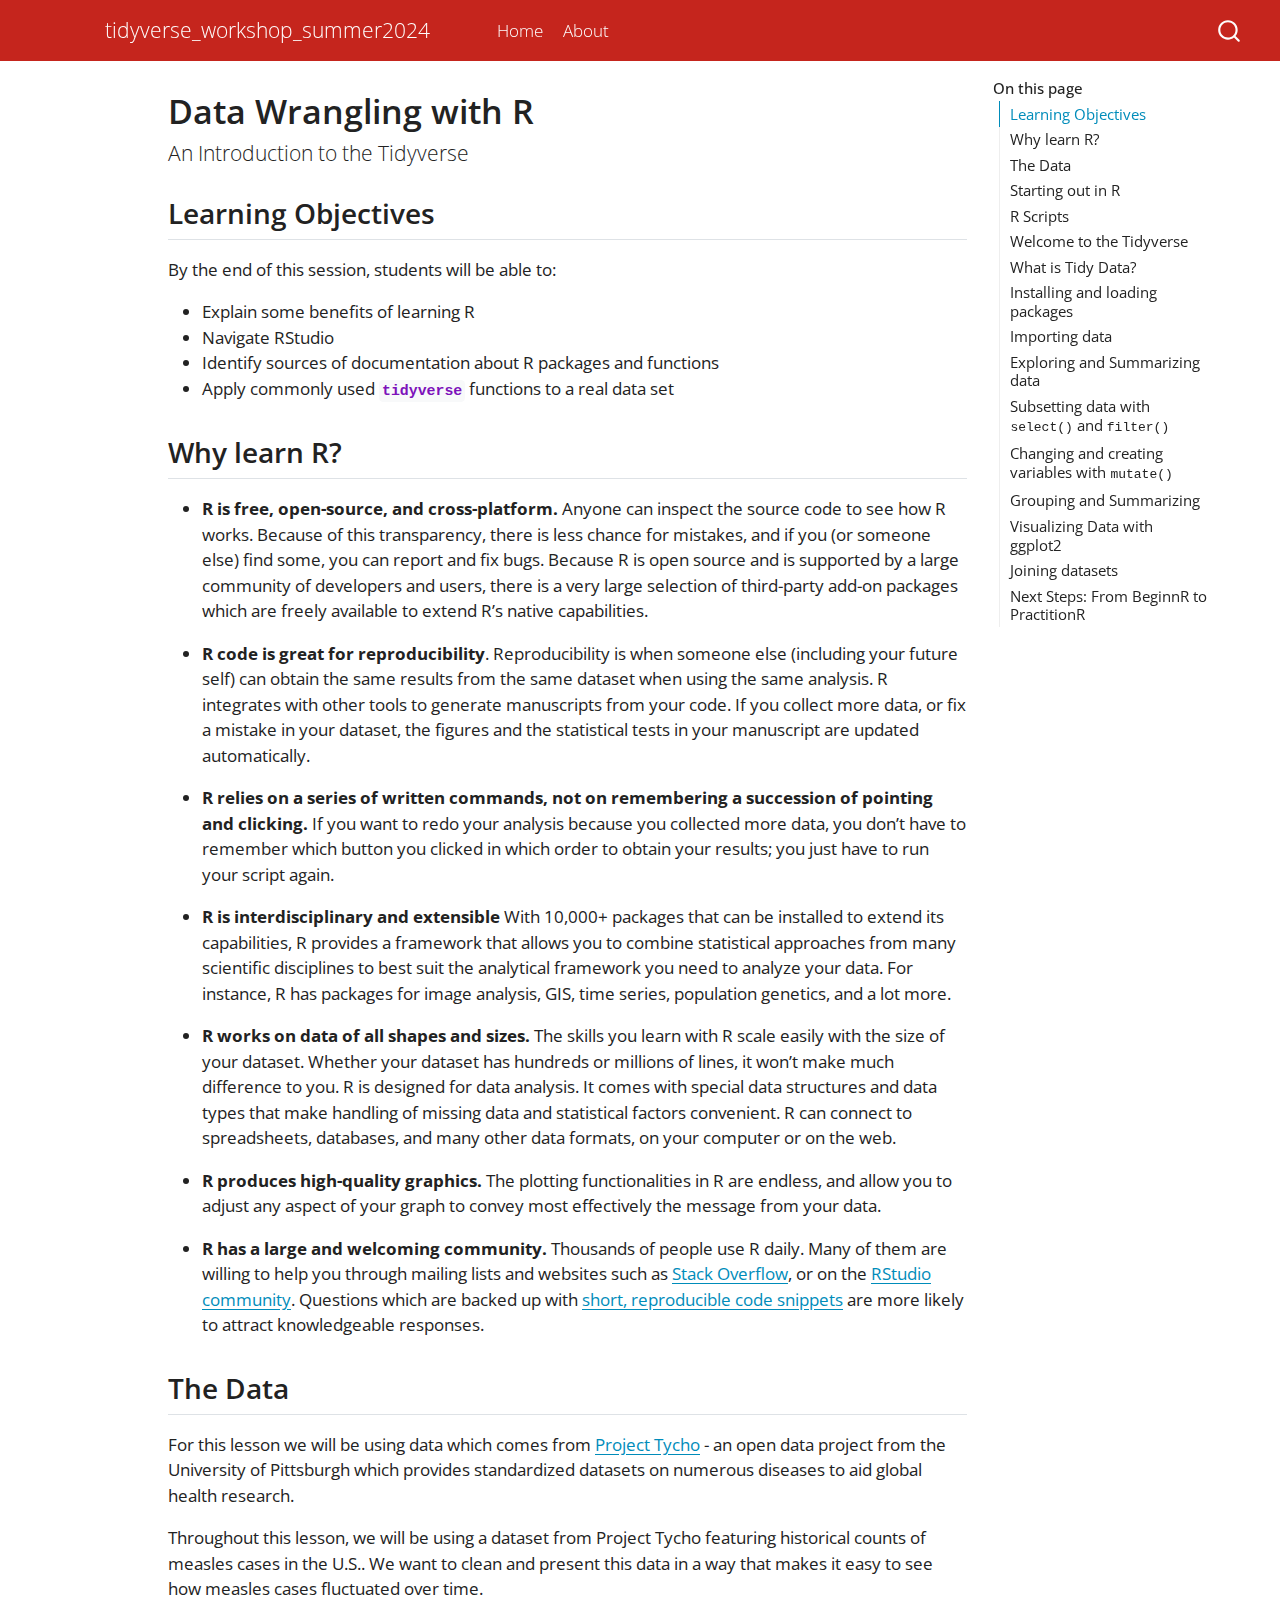
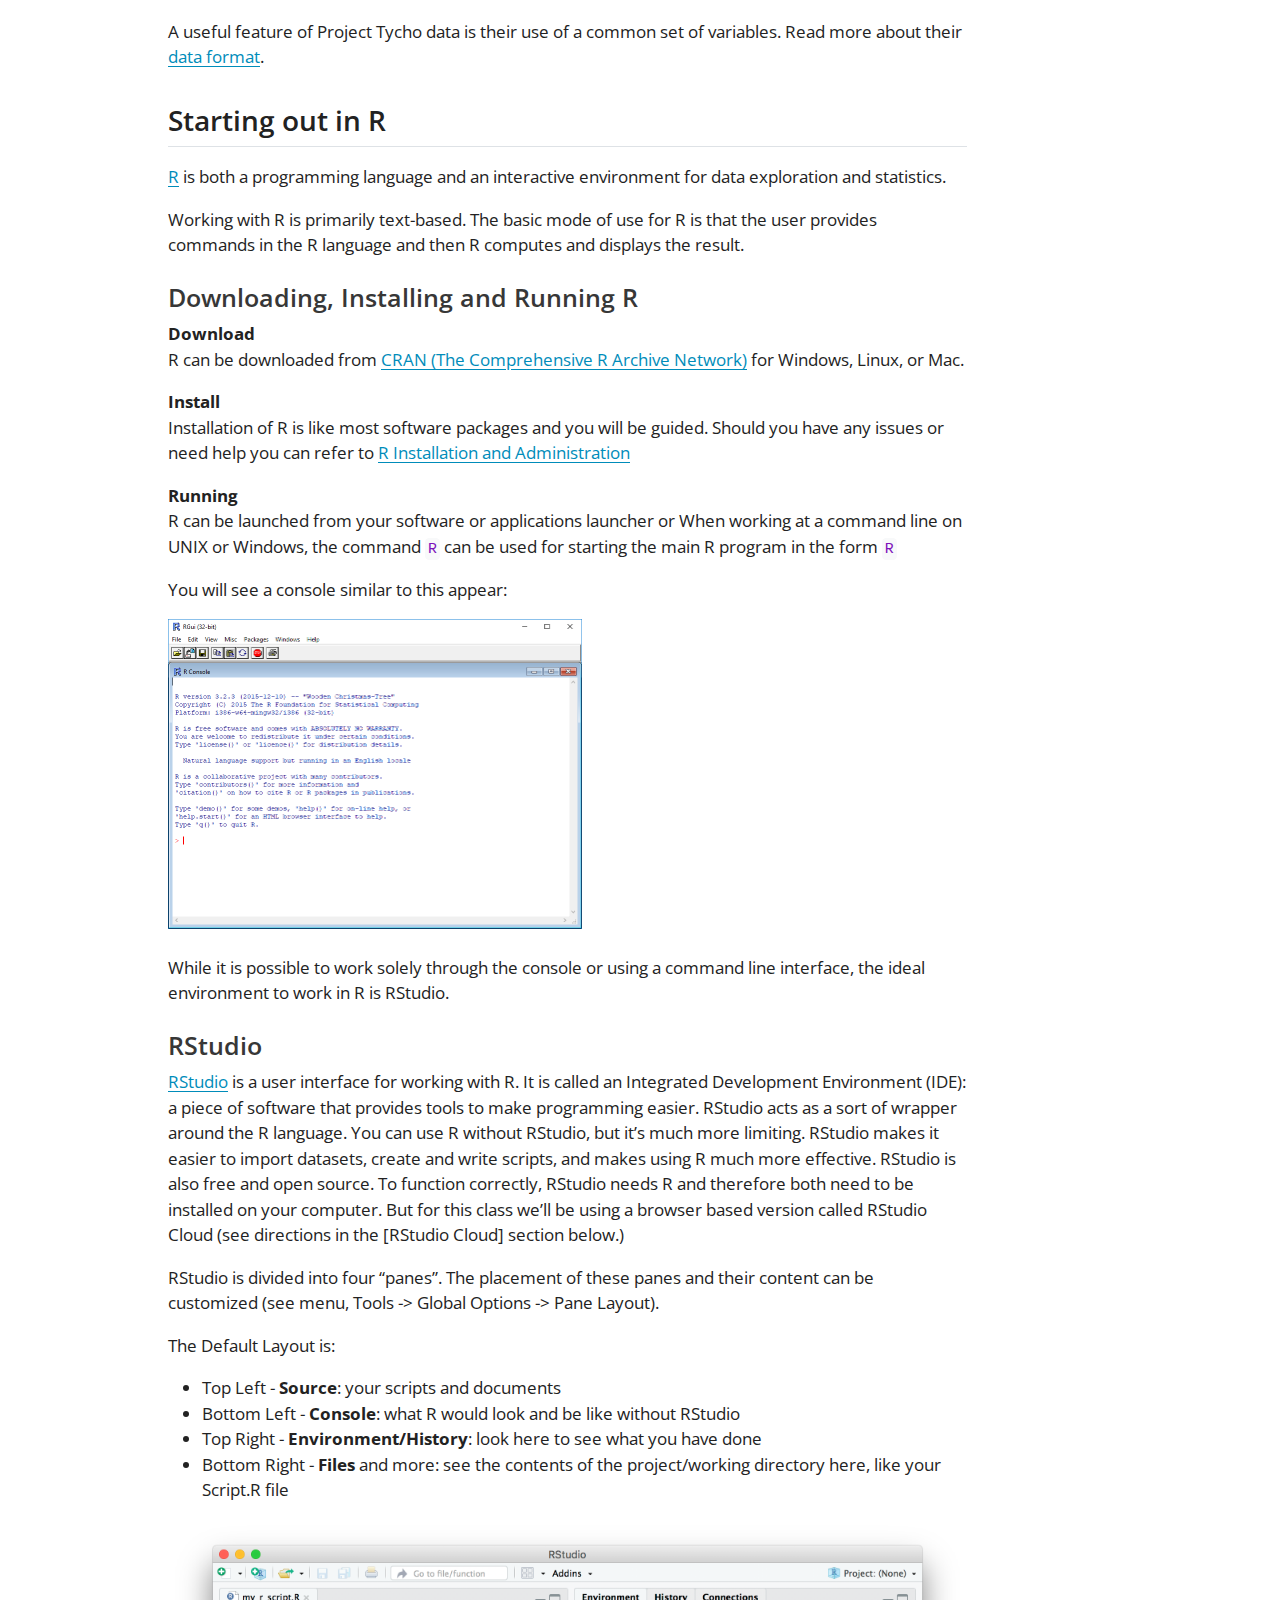
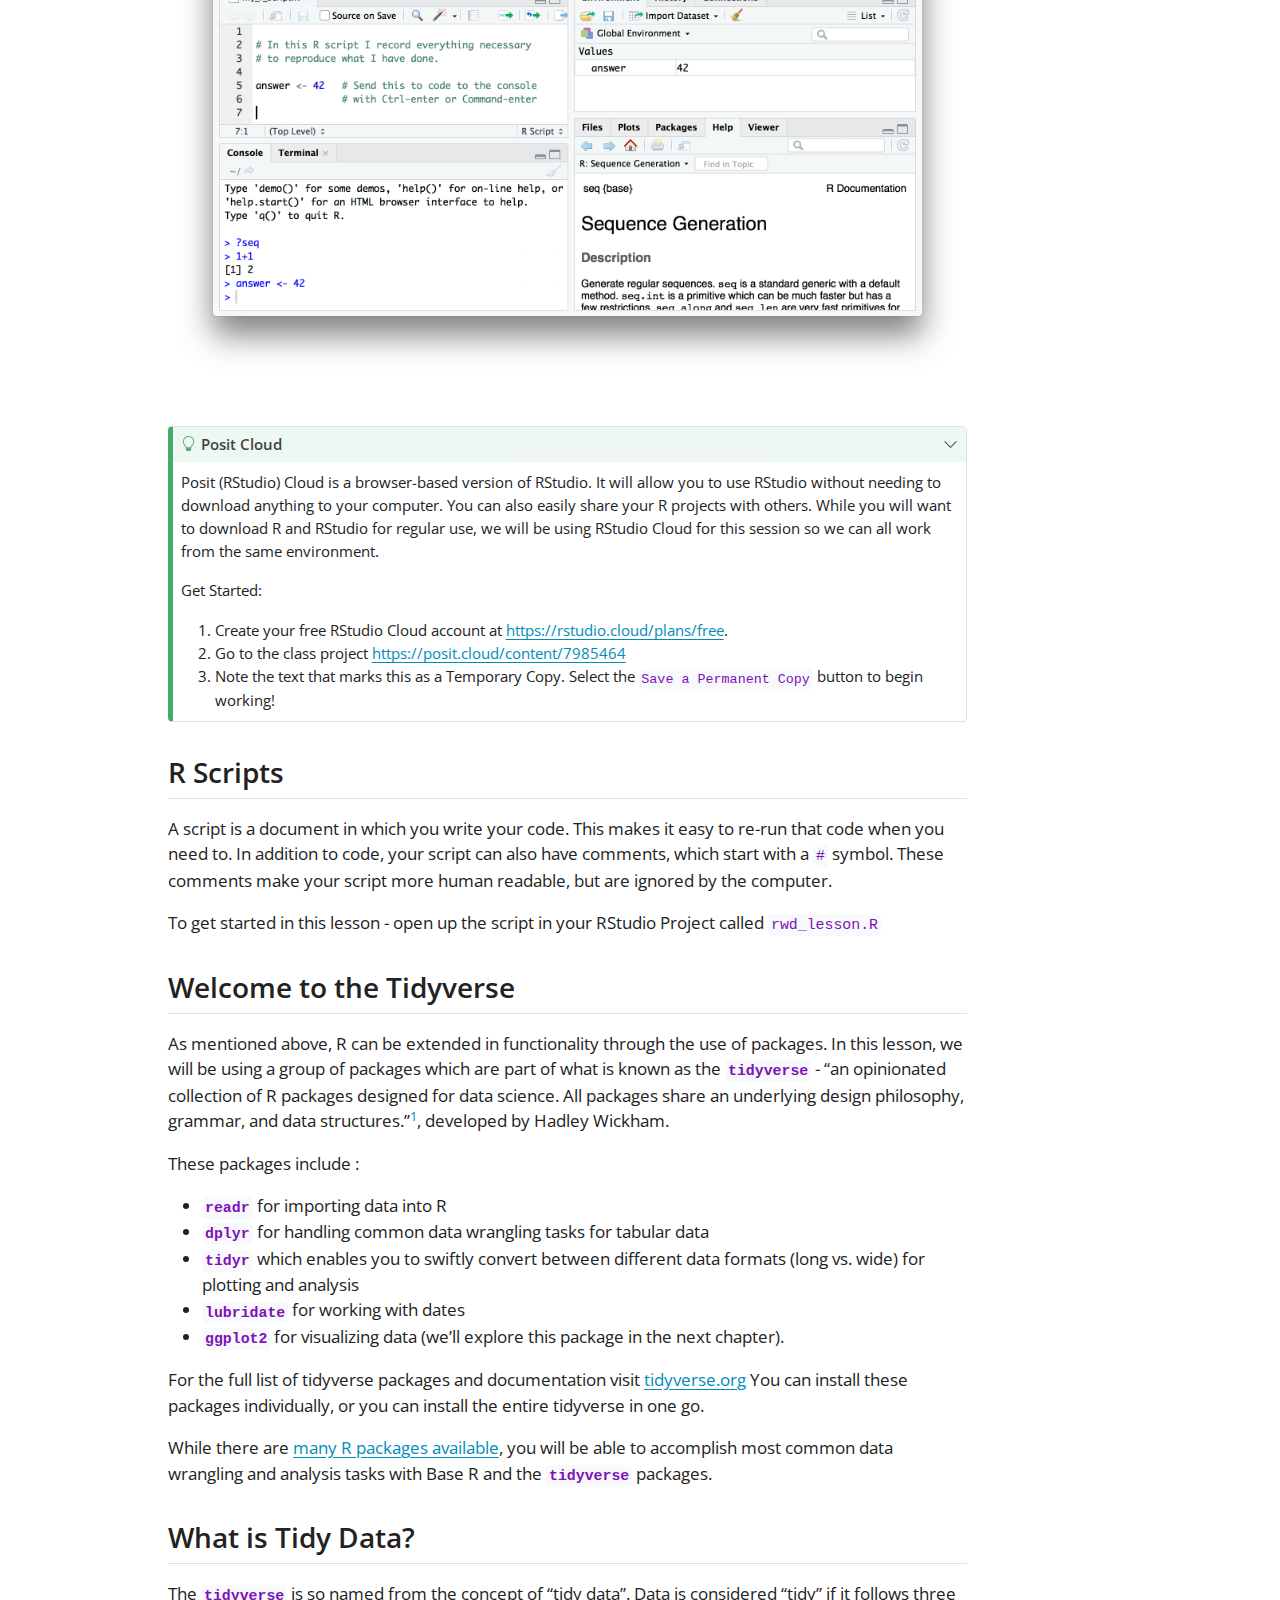
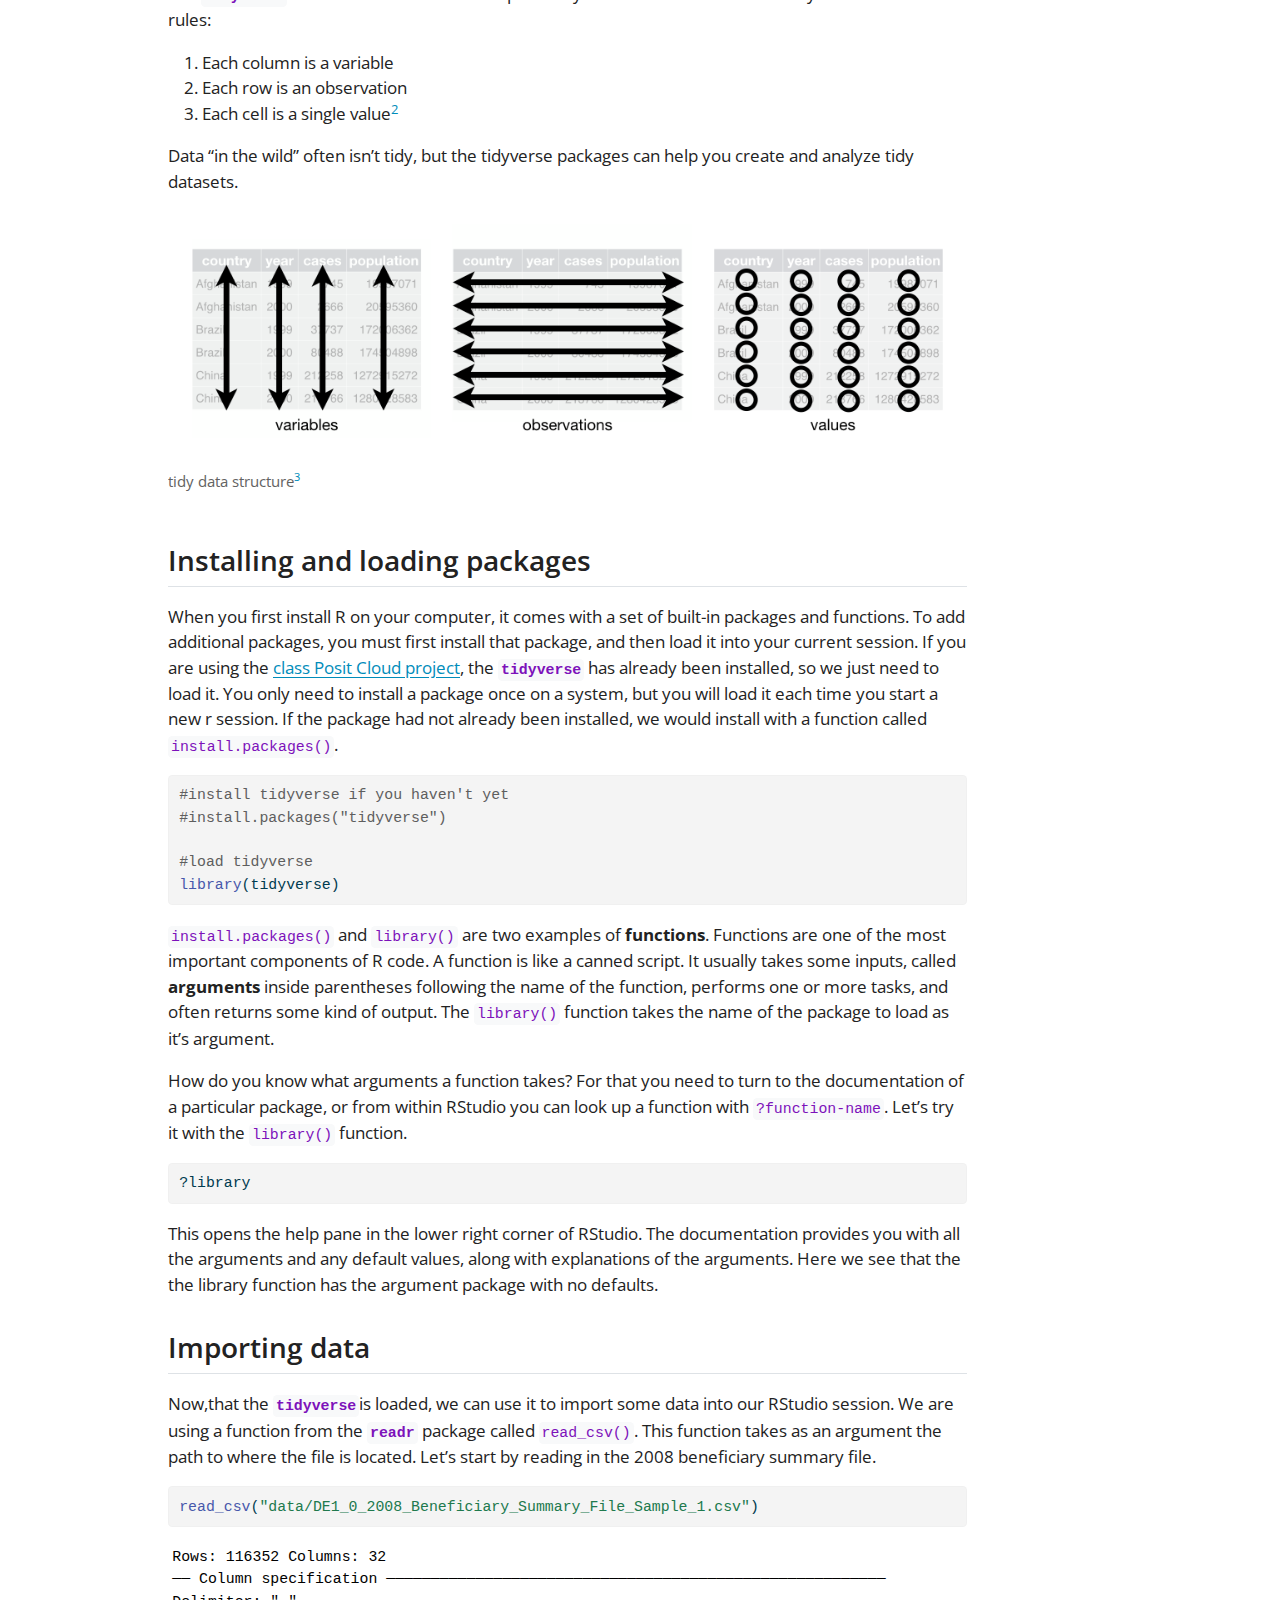
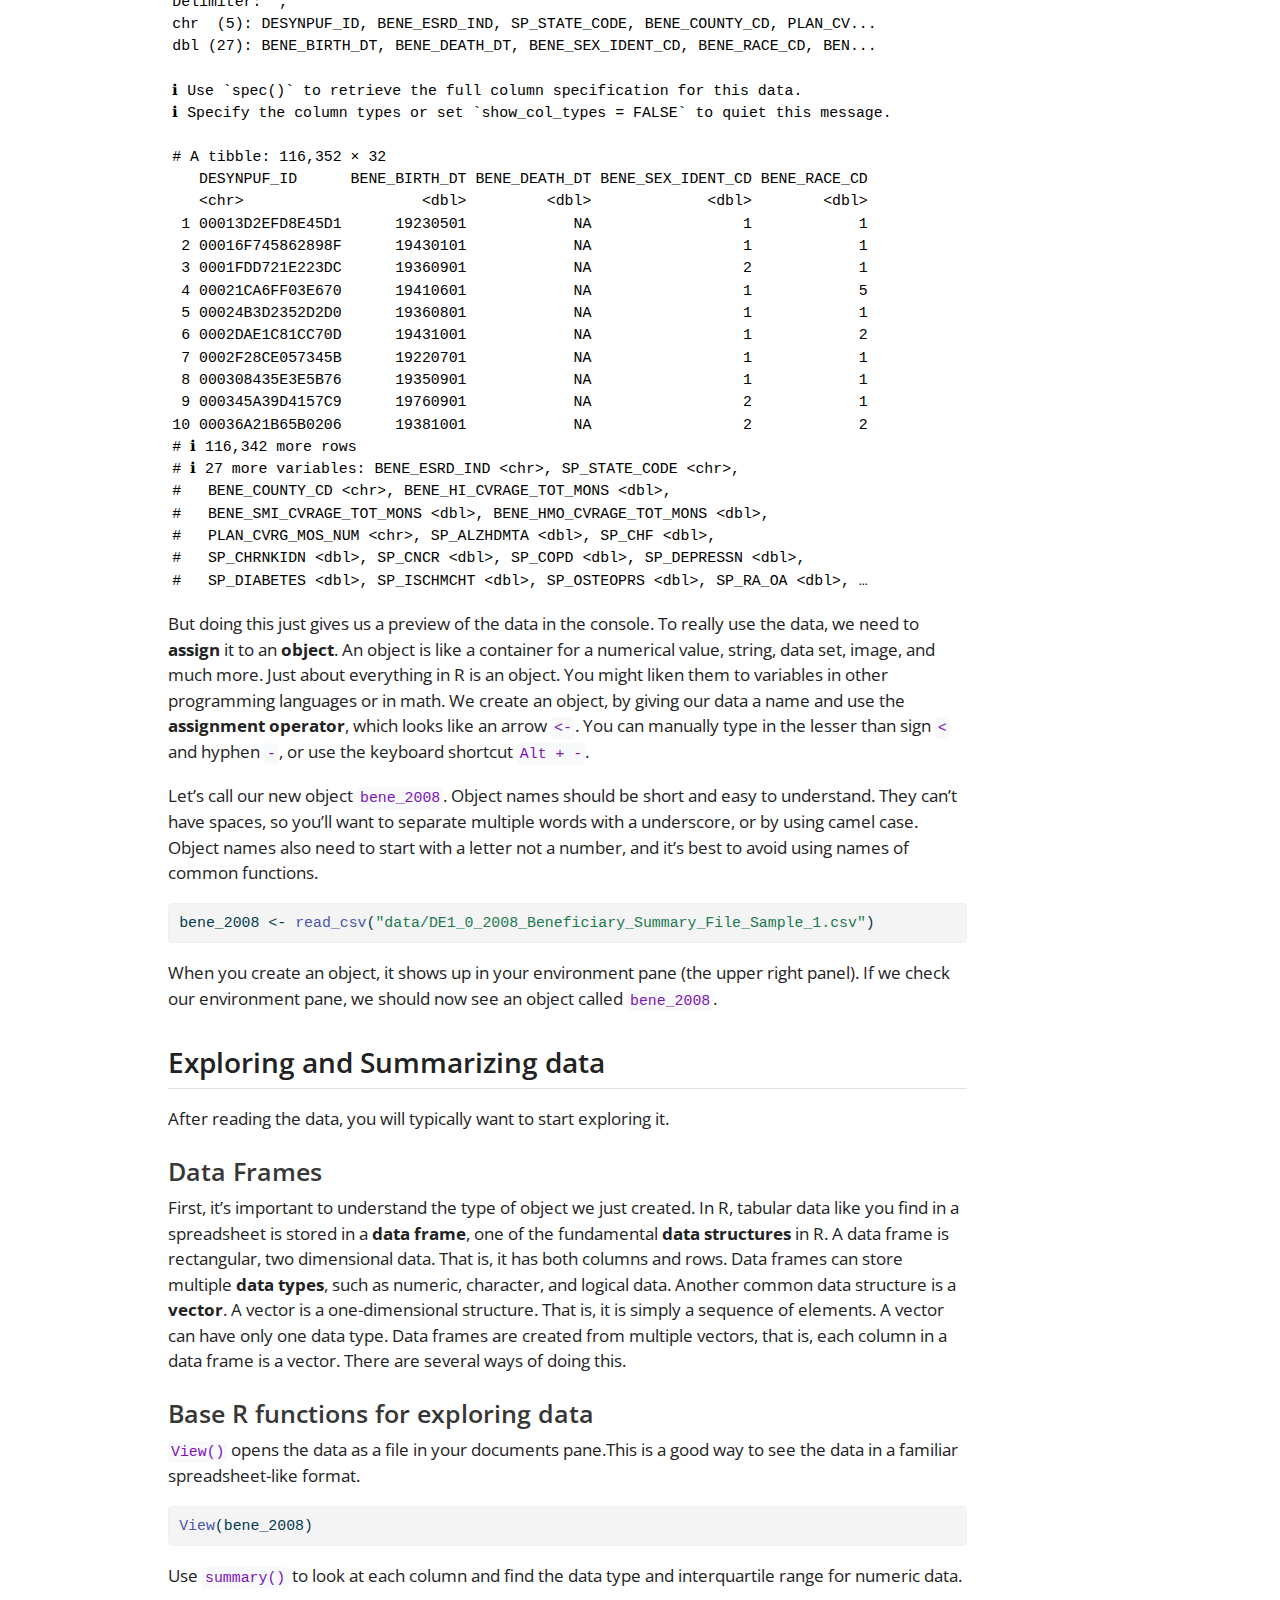
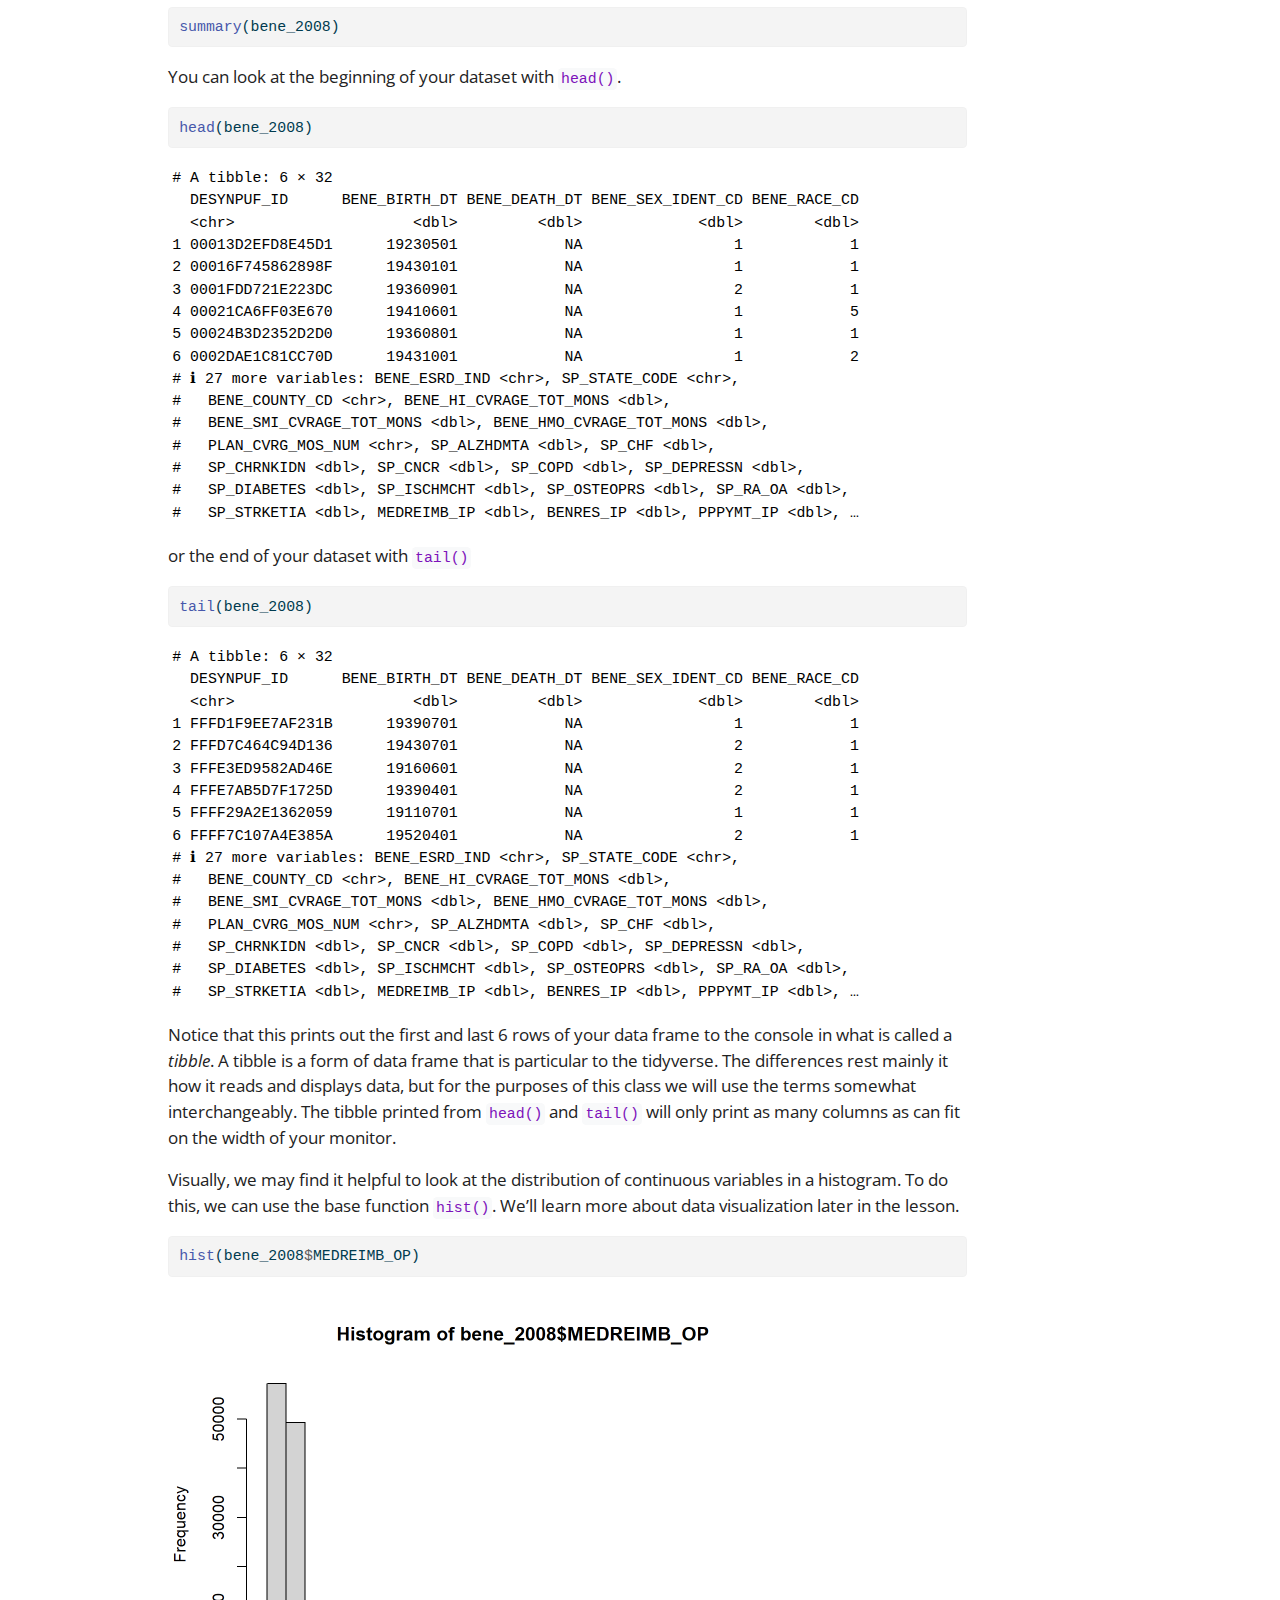
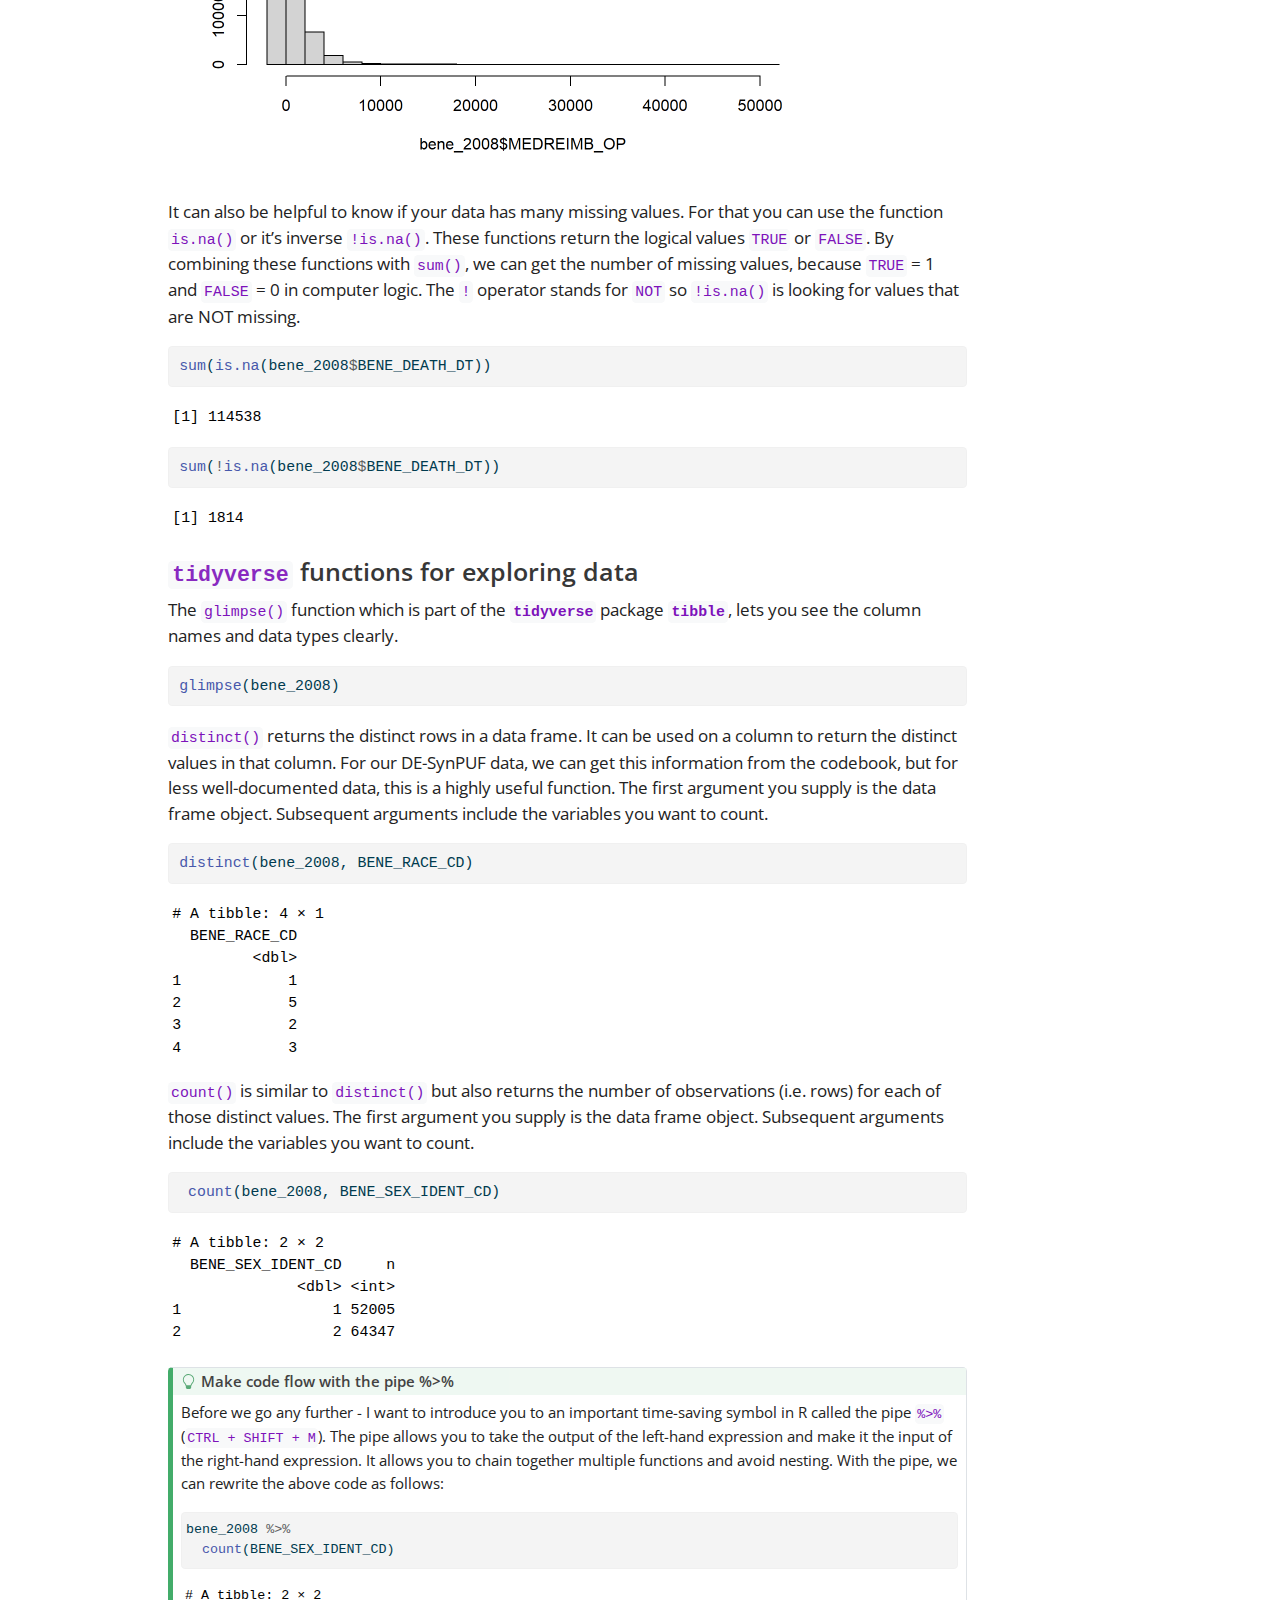
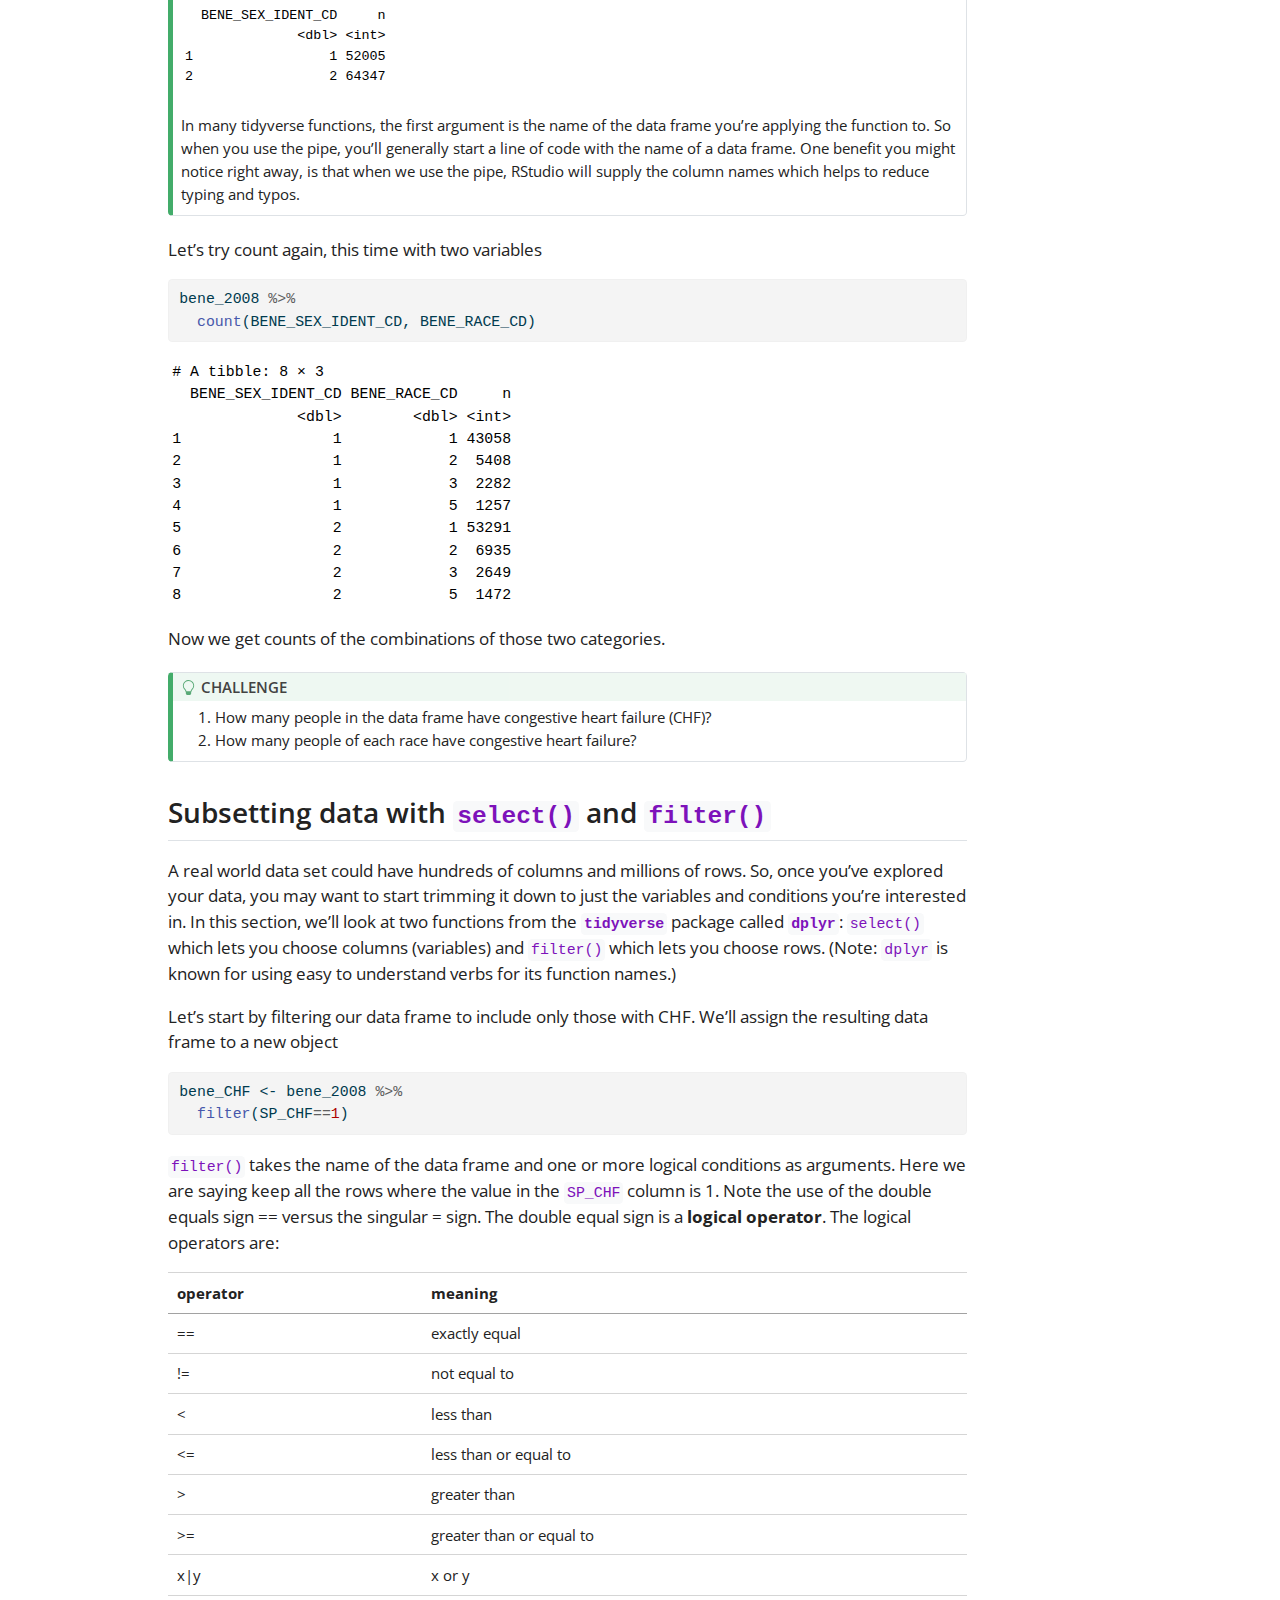
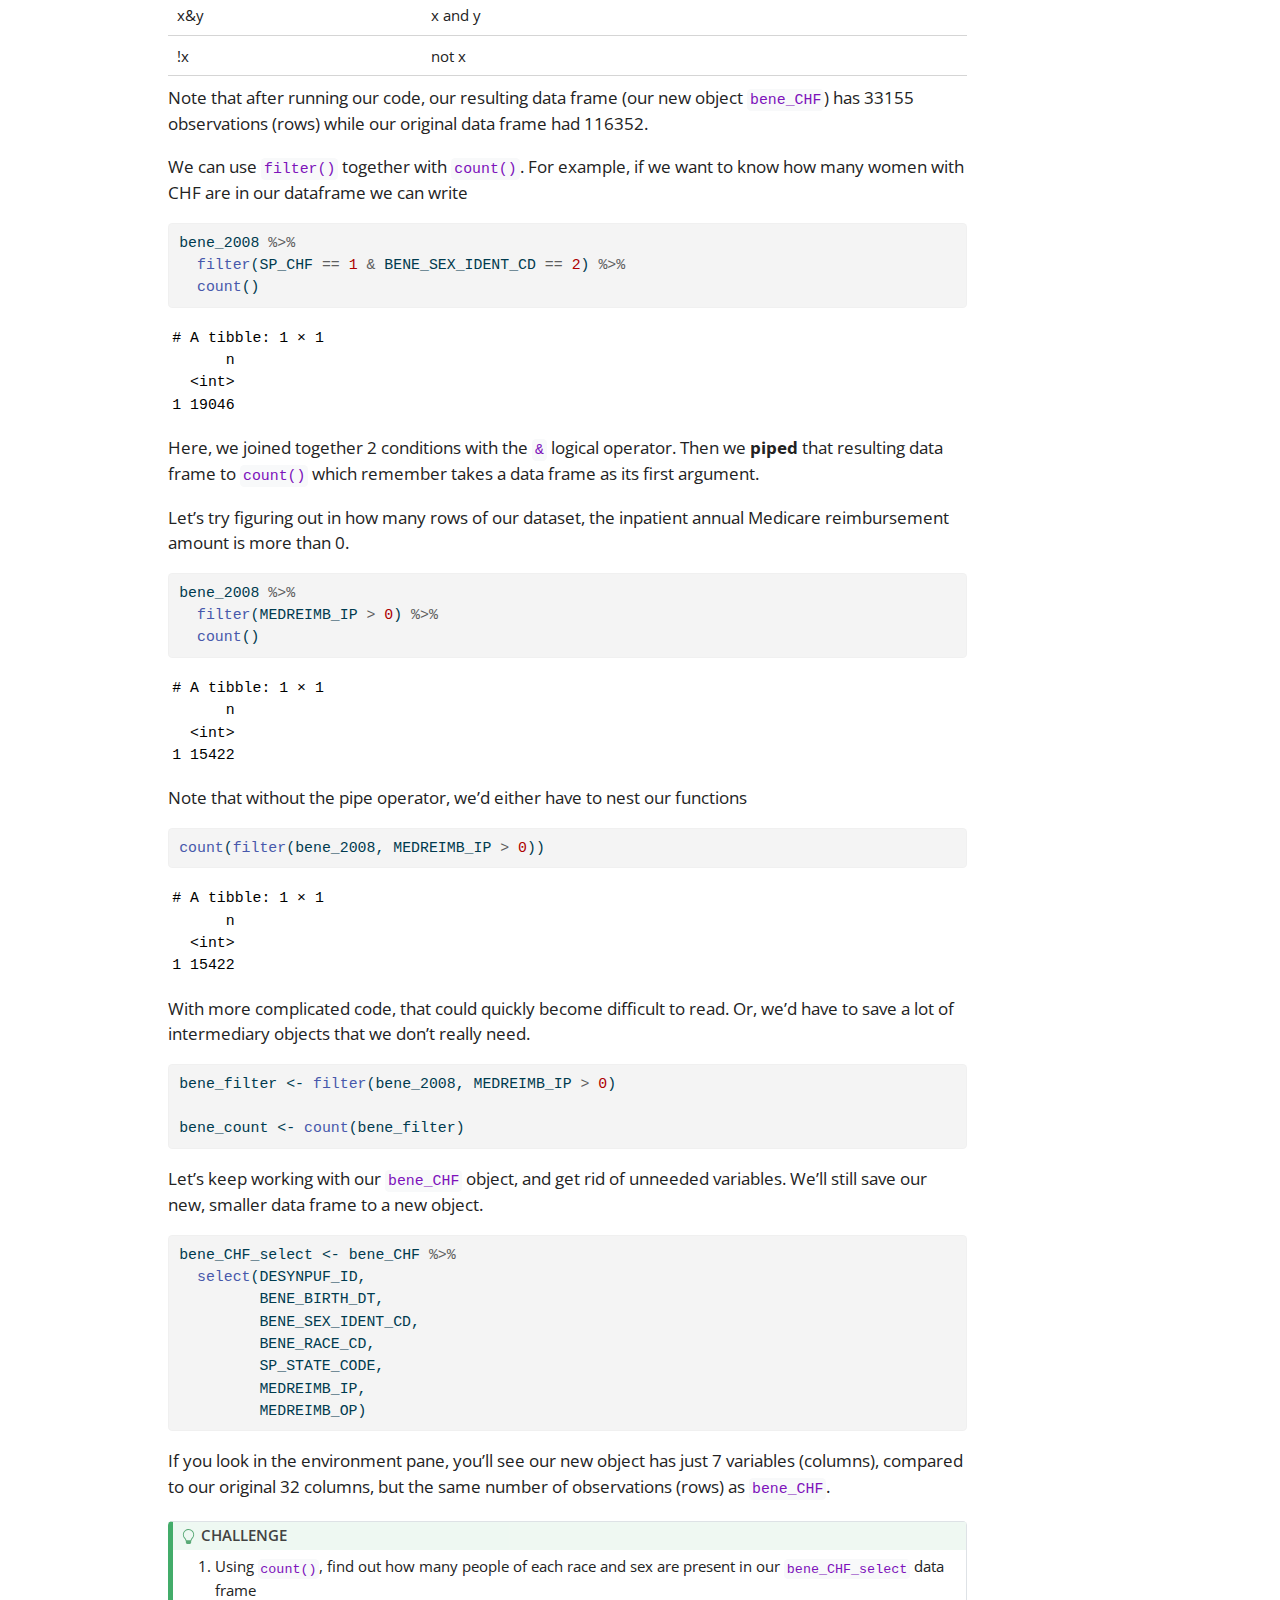
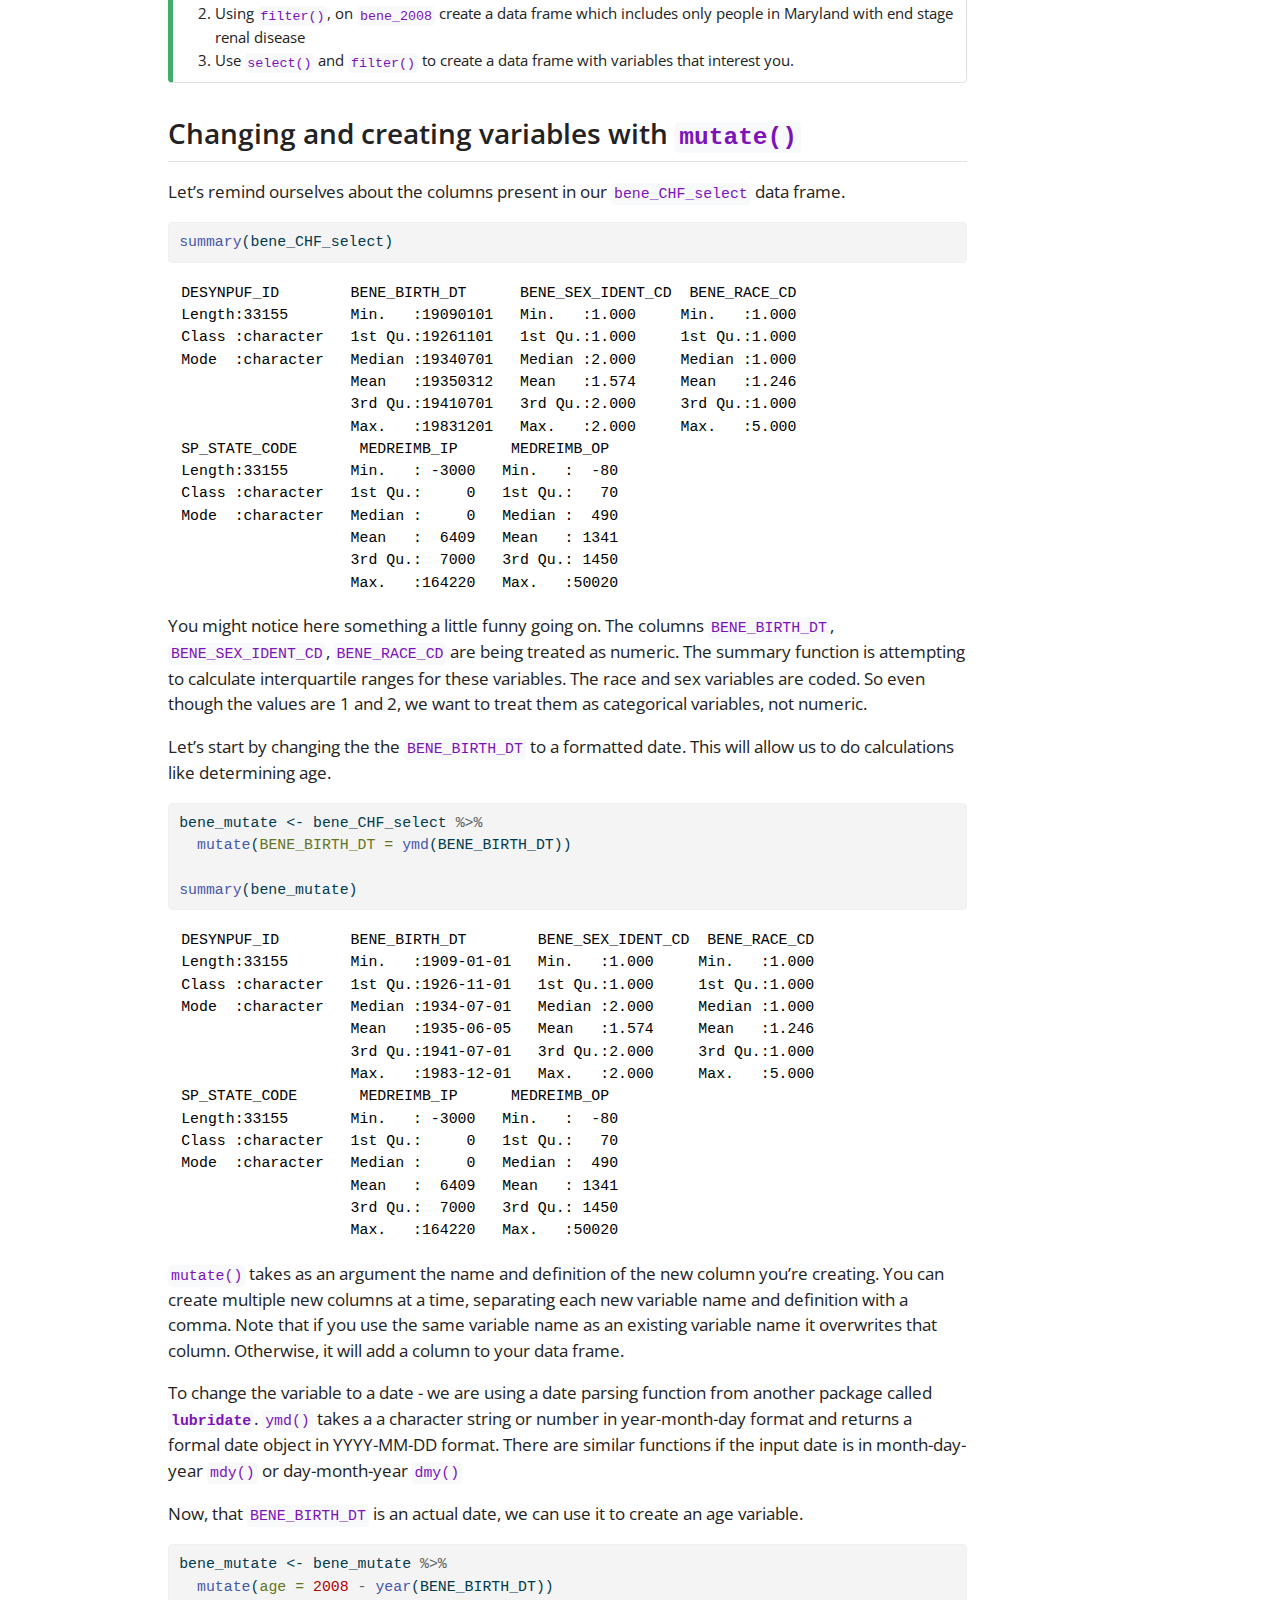
<file: 01-RBasics.html>
<!DOCTYPE html>
<html xmlns="http://www.w3.org/1999/xhtml" lang="en" xml:lang="en"><head>

<meta charset="utf-8">
<meta name="generator" content="quarto-1.4.553">

<meta name="viewport" content="width=device-width, initial-scale=1.0, user-scalable=yes">


<title>tidyverse_workshop_summer2024 - Data Wrangling with R</title>
<style>
code{white-space: pre-wrap;}
span.smallcaps{font-variant: small-caps;}
div.columns{display: flex; gap: min(4vw, 1.5em);}
div.column{flex: auto; overflow-x: auto;}
div.hanging-indent{margin-left: 1.5em; text-indent: -1.5em;}
ul.task-list{list-style: none;}
ul.task-list li input[type="checkbox"] {
  width: 0.8em;
  margin: 0 0.8em 0.2em -1em; /* quarto-specific, see https://github.com/quarto-dev/quarto-cli/issues/4556 */ 
  vertical-align: middle;
}
/* CSS for syntax highlighting */
pre > code.sourceCode { white-space: pre; position: relative; }
pre > code.sourceCode > span { line-height: 1.25; }
pre > code.sourceCode > span:empty { height: 1.2em; }
.sourceCode { overflow: visible; }
code.sourceCode > span { color: inherit; text-decoration: inherit; }
div.sourceCode { margin: 1em 0; }
pre.sourceCode { margin: 0; }
@media screen {
div.sourceCode { overflow: auto; }
}
@media print {
pre > code.sourceCode { white-space: pre-wrap; }
pre > code.sourceCode > span { text-indent: -5em; padding-left: 5em; }
}
pre.numberSource code
  { counter-reset: source-line 0; }
pre.numberSource code > span
  { position: relative; left: -4em; counter-increment: source-line; }
pre.numberSource code > span > a:first-child::before
  { content: counter(source-line);
    position: relative; left: -1em; text-align: right; vertical-align: baseline;
    border: none; display: inline-block;
    -webkit-touch-callout: none; -webkit-user-select: none;
    -khtml-user-select: none; -moz-user-select: none;
    -ms-user-select: none; user-select: none;
    padding: 0 4px; width: 4em;
  }
pre.numberSource { margin-left: 3em;  padding-left: 4px; }
div.sourceCode
  {   }
@media screen {
pre > code.sourceCode > span > a:first-child::before { text-decoration: underline; }
}
</style>


<script src="site_libs/quarto-nav/quarto-nav.js"></script>
<script src="site_libs/quarto-nav/headroom.min.js"></script>
<script src="site_libs/clipboard/clipboard.min.js"></script>
<script src="site_libs/quarto-search/autocomplete.umd.js"></script>
<script src="site_libs/quarto-search/fuse.min.js"></script>
<script src="site_libs/quarto-search/quarto-search.js"></script>
<meta name="quarto:offset" content="./">
<script src="site_libs/quarto-html/quarto.js"></script>
<script src="site_libs/quarto-html/popper.min.js"></script>
<script src="site_libs/quarto-html/tippy.umd.min.js"></script>
<script src="site_libs/quarto-html/anchor.min.js"></script>
<link href="site_libs/quarto-html/tippy.css" rel="stylesheet">
<link href="site_libs/quarto-html/quarto-syntax-highlighting.css" rel="stylesheet" id="quarto-text-highlighting-styles">
<script src="site_libs/bootstrap/bootstrap.min.js"></script>
<link href="site_libs/bootstrap/bootstrap-icons.css" rel="stylesheet">
<link href="site_libs/bootstrap/bootstrap.min.css" rel="stylesheet" id="quarto-bootstrap" data-mode="light">
<script id="quarto-search-options" type="application/json">{
  "location": "navbar",
  "copy-button": false,
  "collapse-after": 3,
  "panel-placement": "end",
  "type": "overlay",
  "limit": 50,
  "keyboard-shortcut": [
    "f",
    "/",
    "s"
  ],
  "show-item-context": false,
  "language": {
    "search-no-results-text": "No results",
    "search-matching-documents-text": "matching documents",
    "search-copy-link-title": "Copy link to search",
    "search-hide-matches-text": "Hide additional matches",
    "search-more-match-text": "more match in this document",
    "search-more-matches-text": "more matches in this document",
    "search-clear-button-title": "Clear",
    "search-text-placeholder": "",
    "search-detached-cancel-button-title": "Cancel",
    "search-submit-button-title": "Submit",
    "search-label": "Search"
  }
}</script>


<link rel="stylesheet" href="styles.css">
</head>

<body class="nav-fixed">

<div id="quarto-search-results"></div>
  <header id="quarto-header" class="headroom fixed-top">
    <nav class="navbar navbar-expand-lg " data-bs-theme="dark">
      <div class="navbar-container container-fluid">
      <div class="navbar-brand-container mx-auto">
    <a class="navbar-brand" href="./index.html">
    <span class="navbar-title">tidyverse_workshop_summer2024</span>
    </a>
  </div>
            <div id="quarto-search" class="" title="Search"></div>
          <button class="navbar-toggler" type="button" data-bs-toggle="collapse" data-bs-target="#navbarCollapse" aria-controls="navbarCollapse" aria-expanded="false" aria-label="Toggle navigation" onclick="if (window.quartoToggleHeadroom) { window.quartoToggleHeadroom(); }">
  <span class="navbar-toggler-icon"></span>
</button>
          <div class="collapse navbar-collapse" id="navbarCollapse">
            <ul class="navbar-nav navbar-nav-scroll me-auto">
  <li class="nav-item">
    <a class="nav-link" href="./index.html"> 
<span class="menu-text">Home</span></a>
  </li>  
  <li class="nav-item">
    <a class="nav-link" href="./about.html"> 
<span class="menu-text">About</span></a>
  </li>  
</ul>
          </div> <!-- /navcollapse -->
          <div class="quarto-navbar-tools">
</div>
      </div> <!-- /container-fluid -->
    </nav>
</header>
<!-- content -->
<div id="quarto-content" class="quarto-container page-columns page-rows-contents page-layout-article page-navbar">
<!-- sidebar -->
<!-- margin-sidebar -->
    <div id="quarto-margin-sidebar" class="sidebar margin-sidebar">
        <nav id="TOC" role="doc-toc" class="toc-active">
    <h2 id="toc-title">On this page</h2>
   
  <ul>
  <li><a href="#learning-objectives" id="toc-learning-objectives" class="nav-link active" data-scroll-target="#learning-objectives">Learning Objectives</a></li>
  <li><a href="#why-learn-r" id="toc-why-learn-r" class="nav-link" data-scroll-target="#why-learn-r">Why learn R?</a></li>
  <li><a href="#the-data" id="toc-the-data" class="nav-link" data-scroll-target="#the-data">The Data</a></li>
  <li><a href="#starting-out-in-r" id="toc-starting-out-in-r" class="nav-link" data-scroll-target="#starting-out-in-r">Starting out in R</a>
  <ul class="collapse">
  <li><a href="#downloading-installing-and-running-r" id="toc-downloading-installing-and-running-r" class="nav-link" data-scroll-target="#downloading-installing-and-running-r">Downloading, Installing and Running R</a></li>
  <li><a href="#rstudio" id="toc-rstudio" class="nav-link" data-scroll-target="#rstudio">RStudio</a></li>
  </ul></li>
  <li><a href="#r-scripts" id="toc-r-scripts" class="nav-link" data-scroll-target="#r-scripts">R Scripts</a></li>
  <li><a href="#welcome-to-the-tidyverse" id="toc-welcome-to-the-tidyverse" class="nav-link" data-scroll-target="#welcome-to-the-tidyverse">Welcome to the Tidyverse</a></li>
  <li><a href="#what-is-tidy-data" id="toc-what-is-tidy-data" class="nav-link" data-scroll-target="#what-is-tidy-data">What is Tidy Data?</a></li>
  <li><a href="#installing-and-loading-packages" id="toc-installing-and-loading-packages" class="nav-link" data-scroll-target="#installing-and-loading-packages">Installing and loading packages</a></li>
  <li><a href="#importing-data" id="toc-importing-data" class="nav-link" data-scroll-target="#importing-data">Importing data</a></li>
  <li><a href="#exploring-and-summarizing-data" id="toc-exploring-and-summarizing-data" class="nav-link" data-scroll-target="#exploring-and-summarizing-data">Exploring and Summarizing data</a>
  <ul class="collapse">
  <li><a href="#data-frames" id="toc-data-frames" class="nav-link" data-scroll-target="#data-frames">Data Frames</a></li>
  <li><a href="#base-r-functions-for-exploring-data" id="toc-base-r-functions-for-exploring-data" class="nav-link" data-scroll-target="#base-r-functions-for-exploring-data">Base R functions for exploring data</a></li>
  <li><a href="#tidyverse-functions-for-exploring-data" id="toc-tidyverse-functions-for-exploring-data" class="nav-link" data-scroll-target="#tidyverse-functions-for-exploring-data"><strong><code>tidyverse</code></strong> functions for exploring data</a></li>
  </ul></li>
  <li><a href="#subsetting-data-with-select-and-filter" id="toc-subsetting-data-with-select-and-filter" class="nav-link" data-scroll-target="#subsetting-data-with-select-and-filter">Subsetting data with <code>select()</code> and <code>filter()</code></a></li>
  <li><a href="#changing-and-creating-variables-with-mutate" id="toc-changing-and-creating-variables-with-mutate" class="nav-link" data-scroll-target="#changing-and-creating-variables-with-mutate">Changing and creating variables with <code>mutate()</code></a></li>
  <li><a href="#grouping-and-summarizing" id="toc-grouping-and-summarizing" class="nav-link" data-scroll-target="#grouping-and-summarizing">Grouping and Summarizing</a></li>
  <li><a href="#visualizing-data-with-ggplot2" id="toc-visualizing-data-with-ggplot2" class="nav-link" data-scroll-target="#visualizing-data-with-ggplot2">Visualizing Data with ggplot2</a>
  <ul class="collapse">
  <li><a href="#setting-vs-mapping-aesthetics" id="toc-setting-vs-mapping-aesthetics" class="nav-link" data-scroll-target="#setting-vs-mapping-aesthetics">Setting vs mapping aesthetics</a></li>
  <li><a href="#building-a-grouped-bar-chart" id="toc-building-a-grouped-bar-chart" class="nav-link" data-scroll-target="#building-a-grouped-bar-chart">Building a grouped bar chart</a></li>
  <li><a href="#adding-titles-and-axis-labels" id="toc-adding-titles-and-axis-labels" class="nav-link" data-scroll-target="#adding-titles-and-axis-labels">Adding titles and axis labels</a></li>
  <li><a href="#working-with-color-palettes" id="toc-working-with-color-palettes" class="nav-link" data-scroll-target="#working-with-color-palettes">Working with color palettes</a></li>
  <li><a href="#changing-the-theme" id="toc-changing-the-theme" class="nav-link" data-scroll-target="#changing-the-theme">Changing the theme</a></li>
  </ul></li>
  <li><a href="#joining-datasets" id="toc-joining-datasets" class="nav-link" data-scroll-target="#joining-datasets">Joining datasets</a></li>
  <li><a href="#next-steps-from-beginnr-to-practitionr" id="toc-next-steps-from-beginnr-to-practitionr" class="nav-link" data-scroll-target="#next-steps-from-beginnr-to-practitionr">Next Steps: From BeginnR to PractitionR</a></li>
  </ul>
</nav>
    </div>
<!-- main -->
<main class="content" id="quarto-document-content">

<header id="title-block-header" class="quarto-title-block default">
<div class="quarto-title">
<h1 class="title">Data Wrangling with R</h1>
<p class="subtitle lead">An Introduction to the Tidyverse</p>
</div>



<div class="quarto-title-meta">

    
  
    
  </div>
  


</header>


<section id="learning-objectives" class="level2">
<h2 class="anchored" data-anchor-id="learning-objectives">Learning Objectives</h2>
<p>By the end of this session, students will be able to:</p>
<ul>
<li>Explain some benefits of learning R</li>
<li>Navigate RStudio</li>
<li>Identify sources of documentation about R packages and functions</li>
<li>Apply commonly used <strong><code>tidyverse</code></strong> functions to a real data set</li>
</ul>
</section>
<section id="why-learn-r" class="level2">
<h2 class="anchored" data-anchor-id="why-learn-r">Why learn R?</h2>
<ul>
<li><p><strong>R is free, open-source, and cross-platform.</strong> Anyone can inspect the source code to see how R works. Because of this transparency, there is less chance for mistakes, and if you (or someone else) find some, you can report and fix bugs. Because R is open source and is supported by a large community of developers and users, there is a very large selection of third-party add-on packages which are freely available to extend R’s native capabilities.</p></li>
<li><p><strong>R code is great for reproducibility</strong>. Reproducibility is when someone else (including your future self) can obtain the same results from the same dataset when using the same analysis. R integrates with other tools to generate manuscripts from your code. If you collect more data, or fix a mistake in your dataset, the figures and the statistical tests in your manuscript are updated automatically.</p></li>
<li><p><strong>R relies on a series of written commands, not on remembering a succession of pointing and clicking.</strong> If you want to redo your analysis because you collected more data, you don’t have to remember which button you clicked in which order to obtain your results; you just have to run your script again.</p></li>
<li><p><strong>R is interdisciplinary and extensible</strong> With 10,000+ packages that can be installed to extend its capabilities, R provides a framework that allows you to combine statistical approaches from many scientific disciplines to best suit the analytical framework you need to analyze your data. For instance, R has packages for image analysis, GIS, time series, population genetics, and a lot more.</p></li>
<li><p><strong>R works on data of all shapes and sizes.</strong> The skills you learn with R scale easily with the size of your dataset. Whether your dataset has hundreds or millions of lines, it won’t make much difference to you. R is designed for data analysis. It comes with special data structures and data types that make handling of missing data and statistical factors convenient. R can connect to spreadsheets, databases, and many other data formats, on your computer or on the web.</p></li>
<li><p><strong>R produces high-quality graphics.</strong> The plotting functionalities in R are endless, and allow you to adjust any aspect of your graph to convey most effectively the message from your data.</p></li>
<li><p><strong>R has a large and welcoming community.</strong> Thousands of people use R daily. Many of them are willing to help you through mailing lists and websites such as <a href="https://stackoverflow.com/">Stack Overflow</a>, or on the <a href="https://community.rstudio.com/">RStudio community</a>. Questions which are backed up with <a href="https://www.tidyverse.org/help/">short, reproducible code snippets</a> are more likely to attract knowledgeable responses.</p></li>
</ul>
</section>
<section id="the-data" class="level2">
<h2 class="anchored" data-anchor-id="the-data">The Data</h2>
<p>For this lesson we will be using data which comes from <a href="https://www.tycho.pitt.edu/">Project Tycho</a> - an open data project from the University of Pittsburgh which provides standardized datasets on numerous diseases to aid global health research.</p>
<p>Throughout this lesson, we will be using a dataset from Project Tycho featuring historical counts of measles cases in the U.S.. We want to clean and present this data in a way that makes it easy to see how measles cases fluctuated over time.</p>
<p>A useful feature of Project Tycho data is their use of a common set of variables. Read more about their <a href="&quot;https://www.tycho.pitt.edu/dataformat/ProjectTychoPreCompiledDataFormat.pdf&quot;">data format</a>.</p>
</section>
<section id="starting-out-in-r" class="level2">
<h2 class="anchored" data-anchor-id="starting-out-in-r">Starting out in R</h2>
<p><a href="https://cran.rstudio.com/">R</a> is both a programming language and an interactive environment for data exploration and statistics.</p>
<p>Working with R is primarily text-based. The basic mode of use for R is that the user provides commands in the R language and then R computes and displays the result.</p>
<section id="downloading-installing-and-running-r" class="level3">
<h3 class="anchored" data-anchor-id="downloading-installing-and-running-r">Downloading, Installing and Running R</h3>
<p><strong>Download</strong><br>
R can be downloaded from <a href="https://cran.rstudio.com/index.html">CRAN (The Comprehensive R Archive Network)</a> for Windows, Linux, or Mac.</p>
<p><strong>Install</strong><br>
Installation of R is like most software packages and you will be guided. Should you have any issues or need help you can refer to <a href="https://cran.r-project.org/doc/manuals/r-release/R-admin.html">R Installation and Administration</a></p>
<p><strong>Running</strong><br>
R can be launched from your software or applications launcher or When working at a command line on UNIX or Windows, the command <code>R</code> can be used for starting the main R program in the form <code>R</code></p>
<p>You will see a console similar to this appear:</p>
<div class="cell">
<div class="cell-output-display">
<div>
<figure class="figure">
<p><img src="images/console.png" class="img-fluid figure-img" width="414"></p>
</figure>
</div>
</div>
</div>
<p>While it is possible to work solely through the console or using a command line interface, the ideal environment to work in R is RStudio.</p>
</section>
<section id="rstudio" class="level3">
<h3 class="anchored" data-anchor-id="rstudio">RStudio</h3>
<p><a href="https://www.rstudio.com/products/rstudio/download/">RStudio</a> is a user interface for working with R. It is called an Integrated Development Environment (IDE): a piece of software that provides tools to make programming easier. RStudio acts as a sort of wrapper around the R language. You can use R without RStudio, but it’s much more limiting. RStudio makes it easier to import datasets, create and write scripts, and makes using R much more effective. RStudio is also free and open source. To function correctly, RStudio needs R and therefore both need to be installed on your computer. But for this class we’ll be using a browser based version called RStudio Cloud (see directions in the [RStudio Cloud] section below.)</p>
<p>RStudio is divided into four “panes”. The placement of these panes and their content can be customized (see menu, Tools -&gt; Global Options -&gt; Pane Layout).</p>
<p>The Default Layout is:</p>
<ul>
<li>Top Left - <strong>Source</strong>: your scripts and documents</li>
<li>Bottom Left - <strong>Console</strong>: what R would look and be like without RStudio</li>
<li>Top Right - <strong>Environment/History</strong>: look here to see what you have done</li>
<li>Bottom Right - <strong>Files</strong> and more: see the contents of the project/working directory here, like your Script.R file</li>
</ul>
<div class="cell">
<div class="cell-output-display">
<div>
<figure class="figure">
<p><img src="images/rstudio.png" class="img-fluid figure-img" width="1002"></p>
</figure>
</div>
</div>
</div>
<div class="callout callout-style-default callout-tip callout-titled">
<div class="callout-header d-flex align-content-center" data-bs-toggle="collapse" data-bs-target=".callout-1-contents" aria-controls="callout-1" aria-expanded="true" aria-label="Toggle callout">
<div class="callout-icon-container">
<i class="callout-icon"></i>
</div>
<div class="callout-title-container flex-fill">
Posit Cloud
</div>
<div class="callout-btn-toggle d-inline-block border-0 py-1 ps-1 pe-0 float-end"><i class="callout-toggle"></i></div>
</div>
<div id="callout-1" class="callout-1-contents callout-collapse collapse show">
<div class="callout-body-container callout-body">
<p>Posit (RStudio) Cloud is a browser-based version of RStudio. It will allow you to use RStudio without needing to download anything to your computer. You can also easily share your R projects with others. While you will want to download R and RStudio for regular use, we will be using RStudio Cloud for this session so we can all work from the same environment.</p>
<p>Get Started:</p>
<ol type="1">
<li>Create your free RStudio Cloud account at <a href="https://rstudio.cloud/plans/free" class="uri">https://rstudio.cloud/plans/free</a>.</li>
<li>Go to the class project <a href="https://posit.cloud/content/7985464" class="uri">https://posit.cloud/content/7985464</a></li>
<li>Note the text that marks this as a Temporary Copy. Select the <code>Save a Permanent Copy</code> button to begin working!</li>
</ol>
</div>
</div>
</div>
</section>
</section>
<section id="r-scripts" class="level2">
<h2 class="anchored" data-anchor-id="r-scripts">R Scripts</h2>
<p>A script is a document in which you write your code. This makes it easy to re-run that code when you need to. In addition to code, your script can also have comments, which start with a <code>#</code> symbol. These comments make your script more human readable, but are ignored by the computer.</p>
<p>To get started in this lesson - open up the script in your RStudio Project called <code>rwd_lesson.R</code></p>
</section>
<section id="welcome-to-the-tidyverse" class="level2">
<h2 class="anchored" data-anchor-id="welcome-to-the-tidyverse">Welcome to the Tidyverse</h2>
<p>As mentioned above, R can be extended in functionality through the use of packages. In this lesson, we will be using a group of packages which are part of what is known as the <strong><code>tidyverse</code></strong> - “an opinionated collection of R packages designed for data science. All packages share an underlying design philosophy, grammar, and data structures.”<a href="#fn1" class="footnote-ref" id="fnref1" role="doc-noteref"><sup>1</sup></a>, developed by Hadley Wickham.</p>
<p>These packages include :</p>
<ul>
<li><strong><code>readr</code></strong> for importing data into R</li>
<li><strong><code>dplyr</code></strong> for handling common data wrangling tasks for tabular data</li>
<li><strong><code>tidyr</code></strong> which enables you to swiftly convert between different data formats (long vs.&nbsp;wide) for plotting and analysis</li>
<li><strong><code>lubridate</code></strong> for working with dates</li>
<li><strong><code>ggplot2</code></strong> for visualizing data (we’ll explore this package in the next chapter).</li>
</ul>
<p>For the full list of tidyverse packages and documentation visit <a href="https://www.tidyverse.org/">tidyverse.org</a> You can install these packages individually, or you can install the entire tidyverse in one go.</p>
<p>While there are <a href="https://cran.r-project.org/web/views/">many R packages available</a>, you will be able to accomplish most common data wrangling and analysis tasks with Base R and the <strong><code>tidyverse</code></strong> packages.</p>
</section>
<section id="what-is-tidy-data" class="level2">
<h2 class="anchored" data-anchor-id="what-is-tidy-data">What is Tidy Data?</h2>
<p>The <strong><code>tidyverse</code></strong> is so named from the concept of “tidy data”. Data is considered “tidy” if it follows three rules:</p>
<ol type="1">
<li>Each column is a variable</li>
<li>Each row is an observation</li>
<li>Each cell is a single value<a href="#fn2" class="footnote-ref" id="fnref2" role="doc-noteref"><sup>2</sup></a></li>
</ol>
<p>Data “in the wild” often isn’t tidy, but the tidyverse packages can help you create and analyze tidy datasets.</p>
<div class="cell">
<div class="cell-output-display">
<div class="quarto-figure quarto-figure-center">
<figure class="figure">
<p><img src="images/tidy-data.PNG" class="img-fluid figure-img" width="960"></p>
<figcaption>tidy data structure<a href="#fn3" class="footnote-ref" id="fnref3" role="doc-noteref"><sup>3</sup></a></figcaption>
</figure>
</div>
</div>
</div>
</section>
<section id="installing-and-loading-packages" class="level2">
<h2 class="anchored" data-anchor-id="installing-and-loading-packages">Installing and loading packages</h2>
<p>When you first install R on your computer, it comes with a set of built-in packages and functions. To add additional packages, you must first install that package, and then load it into your current session. If you are using the <a href="https://posit.cloud/content/7985464">class Posit Cloud project</a>, the <strong><code>tidyverse</code></strong> has already been installed, so we just need to load it. You only need to install a package once on a system, but you will load it each time you start a new r session. If the package had not already been installed, we would install with a function called <code>install.packages()</code>.</p>
<div class="cell">
<div class="sourceCode cell-code" id="cb1"><pre class="sourceCode r code-with-copy"><code class="sourceCode r"><span id="cb1-1"><a href="#cb1-1" aria-hidden="true" tabindex="-1"></a><span class="co">#install tidyverse if you haven't yet</span></span>
<span id="cb1-2"><a href="#cb1-2" aria-hidden="true" tabindex="-1"></a><span class="co">#install.packages("tidyverse")</span></span>
<span id="cb1-3"><a href="#cb1-3" aria-hidden="true" tabindex="-1"></a></span>
<span id="cb1-4"><a href="#cb1-4" aria-hidden="true" tabindex="-1"></a><span class="co">#load tidyverse</span></span>
<span id="cb1-5"><a href="#cb1-5" aria-hidden="true" tabindex="-1"></a><span class="fu">library</span>(tidyverse)</span></code><button title="Copy to Clipboard" class="code-copy-button"><i class="bi"></i></button></pre></div>
</div>
<p><code>install.packages()</code> and <code>library()</code> are two examples of <strong>functions</strong>. Functions are one of the most important components of R code. A function is like a canned script. It usually takes some inputs, called <strong>arguments</strong> inside parentheses following the name of the function, performs one or more tasks, and often returns some kind of output. The <code>library()</code> function takes the name of the package to load as it’s argument.</p>
<p>How do you know what arguments a function takes? For that you need to turn to the documentation of a particular package, or from within RStudio you can look up a function with <code>?function-name</code>. Let’s try it with the <code>library()</code> function.</p>
<div class="cell">
<div class="sourceCode cell-code" id="cb2"><pre class="sourceCode r code-with-copy"><code class="sourceCode r"><span id="cb2-1"><a href="#cb2-1" aria-hidden="true" tabindex="-1"></a>?library</span></code><button title="Copy to Clipboard" class="code-copy-button"><i class="bi"></i></button></pre></div>
</div>
<p>This opens the help pane in the lower right corner of RStudio. The documentation provides you with all the arguments and any default values, along with explanations of the arguments. Here we see that the the library function has the argument package with no defaults.</p>
</section>
<section id="importing-data" class="level2">
<h2 class="anchored" data-anchor-id="importing-data">Importing data</h2>
<p>Now,that the <strong><code>tidyverse</code></strong>is loaded, we can use it to import some data into our RStudio session. We are using a function from the <strong><code>readr</code></strong> package called <code>read_csv()</code>. This function takes as an argument the path to where the file is located. Let’s start by reading in the 2008 beneficiary summary file.</p>
<div class="cell">
<div class="sourceCode cell-code" id="cb3"><pre class="sourceCode r code-with-copy"><code class="sourceCode r"><span id="cb3-1"><a href="#cb3-1" aria-hidden="true" tabindex="-1"></a><span class="fu">read_csv</span>(<span class="st">"data/DE1_0_2008_Beneficiary_Summary_File_Sample_1.csv"</span>)</span></code><button title="Copy to Clipboard" class="code-copy-button"><i class="bi"></i></button></pre></div>
<div class="cell-output cell-output-stderr">
<pre><code>Rows: 116352 Columns: 32
── Column specification ────────────────────────────────────────────────────────
Delimiter: ","
chr  (5): DESYNPUF_ID, BENE_ESRD_IND, SP_STATE_CODE, BENE_COUNTY_CD, PLAN_CV...
dbl (27): BENE_BIRTH_DT, BENE_DEATH_DT, BENE_SEX_IDENT_CD, BENE_RACE_CD, BEN...

ℹ Use `spec()` to retrieve the full column specification for this data.
ℹ Specify the column types or set `show_col_types = FALSE` to quiet this message.</code></pre>
</div>
<div class="cell-output cell-output-stdout">
<pre><code># A tibble: 116,352 × 32
   DESYNPUF_ID      BENE_BIRTH_DT BENE_DEATH_DT BENE_SEX_IDENT_CD BENE_RACE_CD
   &lt;chr&gt;                    &lt;dbl&gt;         &lt;dbl&gt;             &lt;dbl&gt;        &lt;dbl&gt;
 1 00013D2EFD8E45D1      19230501            NA                 1            1
 2 00016F745862898F      19430101            NA                 1            1
 3 0001FDD721E223DC      19360901            NA                 2            1
 4 00021CA6FF03E670      19410601            NA                 1            5
 5 00024B3D2352D2D0      19360801            NA                 1            1
 6 0002DAE1C81CC70D      19431001            NA                 1            2
 7 0002F28CE057345B      19220701            NA                 1            1
 8 000308435E3E5B76      19350901            NA                 1            1
 9 000345A39D4157C9      19760901            NA                 2            1
10 00036A21B65B0206      19381001            NA                 2            2
# ℹ 116,342 more rows
# ℹ 27 more variables: BENE_ESRD_IND &lt;chr&gt;, SP_STATE_CODE &lt;chr&gt;,
#   BENE_COUNTY_CD &lt;chr&gt;, BENE_HI_CVRAGE_TOT_MONS &lt;dbl&gt;,
#   BENE_SMI_CVRAGE_TOT_MONS &lt;dbl&gt;, BENE_HMO_CVRAGE_TOT_MONS &lt;dbl&gt;,
#   PLAN_CVRG_MOS_NUM &lt;chr&gt;, SP_ALZHDMTA &lt;dbl&gt;, SP_CHF &lt;dbl&gt;,
#   SP_CHRNKIDN &lt;dbl&gt;, SP_CNCR &lt;dbl&gt;, SP_COPD &lt;dbl&gt;, SP_DEPRESSN &lt;dbl&gt;,
#   SP_DIABETES &lt;dbl&gt;, SP_ISCHMCHT &lt;dbl&gt;, SP_OSTEOPRS &lt;dbl&gt;, SP_RA_OA &lt;dbl&gt;, …</code></pre>
</div>
</div>
<p>But doing this just gives us a preview of the data in the console. To really use the data, we need to <strong>assign</strong> it to an <strong>object</strong>. An object is like a container for a numerical value, string, data set, image, and much more. Just about everything in R is an object. You might liken them to variables in other programming languages or in math. We create an object, by giving our data a name and use the <strong>assignment operator</strong>, which looks like an arrow <code>&lt;-</code>. You can manually type in the lesser than sign <code>&lt;</code> and hyphen <code>-</code>, or use the keyboard shortcut <code>Alt + -</code>.</p>
<p>Let’s call our new object <code>bene_2008</code>. Object names should be short and easy to understand. They can’t have spaces, so you’ll want to separate multiple words with a underscore, or by using camel case. Object names also need to start with a letter not a number, and it’s best to avoid using names of common functions.</p>
<div class="cell">
<div class="sourceCode cell-code" id="cb6"><pre class="sourceCode r code-with-copy"><code class="sourceCode r"><span id="cb6-1"><a href="#cb6-1" aria-hidden="true" tabindex="-1"></a>bene_2008 <span class="ot">&lt;-</span> <span class="fu">read_csv</span>(<span class="st">"data/DE1_0_2008_Beneficiary_Summary_File_Sample_1.csv"</span>)</span></code><button title="Copy to Clipboard" class="code-copy-button"><i class="bi"></i></button></pre></div>
</div>
<p>When you create an object, it shows up in your environment pane (the upper right panel). If we check our environment pane, we should now see an object called <code>bene_2008</code>.</p>
</section>
<section id="exploring-and-summarizing-data" class="level2">
<h2 class="anchored" data-anchor-id="exploring-and-summarizing-data">Exploring and Summarizing data</h2>
<p>After reading the data, you will typically want to start exploring it.</p>
<section id="data-frames" class="level3">
<h3 class="anchored" data-anchor-id="data-frames">Data Frames</h3>
<p>First, it’s important to understand the type of object we just created. In R, tabular data like you find in a spreadsheet is stored in a <strong>data frame</strong>, one of the fundamental <strong>data structures</strong> in R. A data frame is rectangular, two dimensional data. That is, it has both columns and rows. Data frames can store multiple <strong>data types</strong>, such as numeric, character, and logical data. Another common data structure is a <strong>vector</strong>. A vector is a one-dimensional structure. That is, it is simply a sequence of elements. A vector can have only one data type. Data frames are created from multiple vectors, that is, each column in a data frame is a vector. There are several ways of doing this.</p>
</section>
<section id="base-r-functions-for-exploring-data" class="level3">
<h3 class="anchored" data-anchor-id="base-r-functions-for-exploring-data">Base R functions for exploring data</h3>
<p><code>View()</code> opens the data as a file in your documents pane.This is a good way to see the data in a familiar spreadsheet-like format.</p>
<div class="cell">
<div class="sourceCode cell-code" id="cb7"><pre class="sourceCode r code-with-copy"><code class="sourceCode r"><span id="cb7-1"><a href="#cb7-1" aria-hidden="true" tabindex="-1"></a><span class="fu">View</span>(bene_2008)</span></code><button title="Copy to Clipboard" class="code-copy-button"><i class="bi"></i></button></pre></div>
</div>
<p>Use <code>summary()</code> to look at each column and find the data type and interquartile range for numeric data.</p>
<div class="cell">
<div class="sourceCode cell-code" id="cb8"><pre class="sourceCode r code-with-copy"><code class="sourceCode r"><span id="cb8-1"><a href="#cb8-1" aria-hidden="true" tabindex="-1"></a><span class="fu">summary</span>(bene_2008)</span></code><button title="Copy to Clipboard" class="code-copy-button"><i class="bi"></i></button></pre></div>
</div>
<p>You can look at the beginning of your dataset with <code>head()</code>.</p>
<div class="cell">
<div class="sourceCode cell-code" id="cb9"><pre class="sourceCode r code-with-copy"><code class="sourceCode r"><span id="cb9-1"><a href="#cb9-1" aria-hidden="true" tabindex="-1"></a><span class="fu">head</span>(bene_2008)</span></code><button title="Copy to Clipboard" class="code-copy-button"><i class="bi"></i></button></pre></div>
<div class="cell-output cell-output-stdout">
<pre><code># A tibble: 6 × 32
  DESYNPUF_ID      BENE_BIRTH_DT BENE_DEATH_DT BENE_SEX_IDENT_CD BENE_RACE_CD
  &lt;chr&gt;                    &lt;dbl&gt;         &lt;dbl&gt;             &lt;dbl&gt;        &lt;dbl&gt;
1 00013D2EFD8E45D1      19230501            NA                 1            1
2 00016F745862898F      19430101            NA                 1            1
3 0001FDD721E223DC      19360901            NA                 2            1
4 00021CA6FF03E670      19410601            NA                 1            5
5 00024B3D2352D2D0      19360801            NA                 1            1
6 0002DAE1C81CC70D      19431001            NA                 1            2
# ℹ 27 more variables: BENE_ESRD_IND &lt;chr&gt;, SP_STATE_CODE &lt;chr&gt;,
#   BENE_COUNTY_CD &lt;chr&gt;, BENE_HI_CVRAGE_TOT_MONS &lt;dbl&gt;,
#   BENE_SMI_CVRAGE_TOT_MONS &lt;dbl&gt;, BENE_HMO_CVRAGE_TOT_MONS &lt;dbl&gt;,
#   PLAN_CVRG_MOS_NUM &lt;chr&gt;, SP_ALZHDMTA &lt;dbl&gt;, SP_CHF &lt;dbl&gt;,
#   SP_CHRNKIDN &lt;dbl&gt;, SP_CNCR &lt;dbl&gt;, SP_COPD &lt;dbl&gt;, SP_DEPRESSN &lt;dbl&gt;,
#   SP_DIABETES &lt;dbl&gt;, SP_ISCHMCHT &lt;dbl&gt;, SP_OSTEOPRS &lt;dbl&gt;, SP_RA_OA &lt;dbl&gt;,
#   SP_STRKETIA &lt;dbl&gt;, MEDREIMB_IP &lt;dbl&gt;, BENRES_IP &lt;dbl&gt;, PPPYMT_IP &lt;dbl&gt;, …</code></pre>
</div>
</div>
<p>or the end of your dataset with <code>tail()</code></p>
<div class="cell">
<div class="sourceCode cell-code" id="cb11"><pre class="sourceCode r code-with-copy"><code class="sourceCode r"><span id="cb11-1"><a href="#cb11-1" aria-hidden="true" tabindex="-1"></a><span class="fu">tail</span>(bene_2008)</span></code><button title="Copy to Clipboard" class="code-copy-button"><i class="bi"></i></button></pre></div>
<div class="cell-output cell-output-stdout">
<pre><code># A tibble: 6 × 32
  DESYNPUF_ID      BENE_BIRTH_DT BENE_DEATH_DT BENE_SEX_IDENT_CD BENE_RACE_CD
  &lt;chr&gt;                    &lt;dbl&gt;         &lt;dbl&gt;             &lt;dbl&gt;        &lt;dbl&gt;
1 FFFD1F9EE7AF231B      19390701            NA                 1            1
2 FFFD7C464C94D136      19430701            NA                 2            1
3 FFFE3ED9582AD46E      19160601            NA                 2            1
4 FFFE7AB5D7F1725D      19390401            NA                 2            1
5 FFFF29A2E1362059      19110701            NA                 1            1
6 FFFF7C107A4E385A      19520401            NA                 2            1
# ℹ 27 more variables: BENE_ESRD_IND &lt;chr&gt;, SP_STATE_CODE &lt;chr&gt;,
#   BENE_COUNTY_CD &lt;chr&gt;, BENE_HI_CVRAGE_TOT_MONS &lt;dbl&gt;,
#   BENE_SMI_CVRAGE_TOT_MONS &lt;dbl&gt;, BENE_HMO_CVRAGE_TOT_MONS &lt;dbl&gt;,
#   PLAN_CVRG_MOS_NUM &lt;chr&gt;, SP_ALZHDMTA &lt;dbl&gt;, SP_CHF &lt;dbl&gt;,
#   SP_CHRNKIDN &lt;dbl&gt;, SP_CNCR &lt;dbl&gt;, SP_COPD &lt;dbl&gt;, SP_DEPRESSN &lt;dbl&gt;,
#   SP_DIABETES &lt;dbl&gt;, SP_ISCHMCHT &lt;dbl&gt;, SP_OSTEOPRS &lt;dbl&gt;, SP_RA_OA &lt;dbl&gt;,
#   SP_STRKETIA &lt;dbl&gt;, MEDREIMB_IP &lt;dbl&gt;, BENRES_IP &lt;dbl&gt;, PPPYMT_IP &lt;dbl&gt;, …</code></pre>
</div>
</div>
<p>Notice that this prints out the first and last 6 rows of your data frame to the console in what is called a <em>tibble</em>. A tibble is a form of data frame that is particular to the tidyverse. The differences rest mainly it how it reads and displays data, but for the purposes of this class we will use the terms somewhat interchangeably. The tibble printed from <code>head()</code> and <code>tail()</code> will only print as many columns as can fit on the width of your monitor.</p>
<p>Visually, we may find it helpful to look at the distribution of continuous variables in a histogram. To do this, we can use the base function <code>hist()</code>. We’ll learn more about data visualization later in the lesson.</p>
<div class="cell">
<div class="sourceCode cell-code" id="cb13"><pre class="sourceCode r code-with-copy"><code class="sourceCode r"><span id="cb13-1"><a href="#cb13-1" aria-hidden="true" tabindex="-1"></a><span class="fu">hist</span>(bene_2008<span class="sc">$</span>MEDREIMB_OP)</span></code><button title="Copy to Clipboard" class="code-copy-button"><i class="bi"></i></button></pre></div>
<div class="cell-output-display">
<div>
<figure class="figure">
<p><img src="01-RBasics_files/figure-html/unnamed-chunk-12-1.png" class="img-fluid figure-img" width="672"></p>
</figure>
</div>
</div>
</div>
<p>It can also be helpful to know if your data has many missing values. For that you can use the function <code>is.na()</code> or it’s inverse <code>!is.na()</code>. These functions return the logical values <code>TRUE</code> or <code>FALSE</code>. By combining these functions with <code>sum()</code>, we can get the number of missing values, because <code>TRUE</code> = 1 and <code>FALSE</code> = 0 in computer logic. The <code>!</code> operator stands for <code>NOT</code> so <code>!is.na()</code> is looking for values that are NOT missing.</p>
<div class="cell">
<div class="sourceCode cell-code" id="cb14"><pre class="sourceCode r code-with-copy"><code class="sourceCode r"><span id="cb14-1"><a href="#cb14-1" aria-hidden="true" tabindex="-1"></a><span class="fu">sum</span>(<span class="fu">is.na</span>(bene_2008<span class="sc">$</span>BENE_DEATH_DT))</span></code><button title="Copy to Clipboard" class="code-copy-button"><i class="bi"></i></button></pre></div>
<div class="cell-output cell-output-stdout">
<pre><code>[1] 114538</code></pre>
</div>
<div class="sourceCode cell-code" id="cb16"><pre class="sourceCode r code-with-copy"><code class="sourceCode r"><span id="cb16-1"><a href="#cb16-1" aria-hidden="true" tabindex="-1"></a><span class="fu">sum</span>(<span class="sc">!</span><span class="fu">is.na</span>(bene_2008<span class="sc">$</span>BENE_DEATH_DT))</span></code><button title="Copy to Clipboard" class="code-copy-button"><i class="bi"></i></button></pre></div>
<div class="cell-output cell-output-stdout">
<pre><code>[1] 1814</code></pre>
</div>
</div>
</section>
<section id="tidyverse-functions-for-exploring-data" class="level3">
<h3 class="anchored" data-anchor-id="tidyverse-functions-for-exploring-data"><strong><code>tidyverse</code></strong> functions for exploring data</h3>
<p>The <code>glimpse()</code> function which is part of the <strong><code>tidyverse</code></strong> package <strong><code>tibble</code></strong>, lets you see the column names and data types clearly.</p>
<div class="cell">
<div class="sourceCode cell-code" id="cb18"><pre class="sourceCode r code-with-copy"><code class="sourceCode r"><span id="cb18-1"><a href="#cb18-1" aria-hidden="true" tabindex="-1"></a><span class="fu">glimpse</span>(bene_2008)</span></code><button title="Copy to Clipboard" class="code-copy-button"><i class="bi"></i></button></pre></div>
</div>
<p><code>distinct()</code> returns the distinct rows in a data frame. It can be used on a column to return the distinct values in that column. For our DE-SynPUF data, we can get this information from the codebook, but for less well-documented data, this is a highly useful function. The first argument you supply is the data frame object. Subsequent arguments include the variables you want to count.</p>
<div class="cell">
<div class="sourceCode cell-code" id="cb19"><pre class="sourceCode r code-with-copy"><code class="sourceCode r"><span id="cb19-1"><a href="#cb19-1" aria-hidden="true" tabindex="-1"></a><span class="fu">distinct</span>(bene_2008, BENE_RACE_CD)</span></code><button title="Copy to Clipboard" class="code-copy-button"><i class="bi"></i></button></pre></div>
<div class="cell-output cell-output-stdout">
<pre><code># A tibble: 4 × 1
  BENE_RACE_CD
         &lt;dbl&gt;
1            1
2            5
3            2
4            3</code></pre>
</div>
</div>
<p><code>count()</code> is similar to <code>distinct()</code> but also returns the number of observations (i.e.&nbsp;rows) for each of those distinct values. The first argument you supply is the data frame object. Subsequent arguments include the variables you want to count.</p>
<div class="cell">
<div class="sourceCode cell-code" id="cb21"><pre class="sourceCode r code-with-copy"><code class="sourceCode r"><span id="cb21-1"><a href="#cb21-1" aria-hidden="true" tabindex="-1"></a> <span class="fu">count</span>(bene_2008, BENE_SEX_IDENT_CD) </span></code><button title="Copy to Clipboard" class="code-copy-button"><i class="bi"></i></button></pre></div>
<div class="cell-output cell-output-stdout">
<pre><code># A tibble: 2 × 2
  BENE_SEX_IDENT_CD     n
              &lt;dbl&gt; &lt;int&gt;
1                 1 52005
2                 2 64347</code></pre>
</div>
</div>
<div class="callout callout-style-default callout-tip callout-titled" title="Make code flow with the pipe %>%">
<div class="callout-header d-flex align-content-center">
<div class="callout-icon-container">
<i class="callout-icon"></i>
</div>
<div class="callout-title-container flex-fill">
Make code flow with the pipe %&gt;%
</div>
</div>
<div class="callout-body-container callout-body">
<p>Before we go any further - I want to introduce you to an important time-saving symbol in R called the pipe <code>%&gt;%</code> (<code>CTRL + SHIFT + M</code>). The pipe allows you to take the output of the left-hand expression and make it the input of the right-hand expression. It allows you to chain together multiple functions and avoid nesting. With the pipe, we can rewrite the above code as follows:</p>
<div class="cell">
<div class="sourceCode cell-code" id="cb23"><pre class="sourceCode r code-with-copy"><code class="sourceCode r"><span id="cb23-1"><a href="#cb23-1" aria-hidden="true" tabindex="-1"></a>bene_2008 <span class="sc">%&gt;%</span> </span>
<span id="cb23-2"><a href="#cb23-2" aria-hidden="true" tabindex="-1"></a>  <span class="fu">count</span>(BENE_SEX_IDENT_CD)</span></code><button title="Copy to Clipboard" class="code-copy-button"><i class="bi"></i></button></pre></div>
<div class="cell-output cell-output-stdout">
<pre><code># A tibble: 2 × 2
  BENE_SEX_IDENT_CD     n
              &lt;dbl&gt; &lt;int&gt;
1                 1 52005
2                 2 64347</code></pre>
</div>
</div>
<p>In many tidyverse functions, the first argument is the name of the data frame you’re applying the function to. So when you use the pipe, you’ll generally start a line of code with the name of a data frame. One benefit you might notice right away, is that when we use the pipe, RStudio will supply the column names which helps to reduce typing and typos.</p>
</div>
</div>
<p>Let’s try count again, this time with two variables</p>
<div class="cell">
<div class="sourceCode cell-code" id="cb25"><pre class="sourceCode r code-with-copy"><code class="sourceCode r"><span id="cb25-1"><a href="#cb25-1" aria-hidden="true" tabindex="-1"></a>bene_2008 <span class="sc">%&gt;%</span> </span>
<span id="cb25-2"><a href="#cb25-2" aria-hidden="true" tabindex="-1"></a>  <span class="fu">count</span>(BENE_SEX_IDENT_CD, BENE_RACE_CD)</span></code><button title="Copy to Clipboard" class="code-copy-button"><i class="bi"></i></button></pre></div>
<div class="cell-output cell-output-stdout">
<pre><code># A tibble: 8 × 3
  BENE_SEX_IDENT_CD BENE_RACE_CD     n
              &lt;dbl&gt;        &lt;dbl&gt; &lt;int&gt;
1                 1            1 43058
2                 1            2  5408
3                 1            3  2282
4                 1            5  1257
5                 2            1 53291
6                 2            2  6935
7                 2            3  2649
8                 2            5  1472</code></pre>
</div>
</div>
<p>Now we get counts of the combinations of those two categories.</p>
<div class="callout callout-style-default callout-tip callout-titled" title="CHALLENGE">
<div class="callout-header d-flex align-content-center">
<div class="callout-icon-container">
<i class="callout-icon"></i>
</div>
<div class="callout-title-container flex-fill">
CHALLENGE
</div>
</div>
<div class="callout-body-container callout-body">
<ol type="1">
<li>How many people in the data frame have congestive heart failure (CHF)?</li>
<li>How many people of each race have congestive heart failure?</li>
</ol>
</div>
</div>
</section>
</section>
<section id="subsetting-data-with-select-and-filter" class="level2">
<h2 class="anchored" data-anchor-id="subsetting-data-with-select-and-filter">Subsetting data with <code>select()</code> and <code>filter()</code></h2>
<p>A real world data set could have hundreds of columns and millions of rows. So, once you’ve explored your data, you may want to start trimming it down to just the variables and conditions you’re interested in. In this section, we’ll look at two functions from the <strong><code>tidyverse</code></strong> package called <strong><code>dplyr</code></strong>: <code>select()</code> which lets you choose columns (variables) and <code>filter()</code> which lets you choose rows. (Note: <code>dplyr</code> is known for using easy to understand verbs for its function names.)</p>
<p>Let’s start by filtering our data frame to include only those with CHF. We’ll assign the resulting data frame to a new object</p>
<div class="cell">
<div class="sourceCode cell-code" id="cb27"><pre class="sourceCode r code-with-copy"><code class="sourceCode r"><span id="cb27-1"><a href="#cb27-1" aria-hidden="true" tabindex="-1"></a>bene_CHF <span class="ot">&lt;-</span> bene_2008 <span class="sc">%&gt;%</span> </span>
<span id="cb27-2"><a href="#cb27-2" aria-hidden="true" tabindex="-1"></a>  <span class="fu">filter</span>(SP_CHF<span class="sc">==</span><span class="dv">1</span>)</span></code><button title="Copy to Clipboard" class="code-copy-button"><i class="bi"></i></button></pre></div>
</div>
<p><code>filter()</code> takes the name of the data frame and one or more logical conditions as arguments. Here we are saying keep all the rows where the value in the <code>SP_CHF</code> column is 1. Note the use of the double equals sign == versus the singular = sign. The double equal sign is a <strong>logical operator</strong>. The logical operators are:</p>
<table class="table">
<thead>
<tr class="header">
<th>operator</th>
<th>meaning</th>
</tr>
</thead>
<tbody>
<tr class="odd">
<td>==</td>
<td>exactly equal</td>
</tr>
<tr class="even">
<td>!=</td>
<td>not equal to</td>
</tr>
<tr class="odd">
<td>&lt;</td>
<td>less than</td>
</tr>
<tr class="even">
<td>&lt;=</td>
<td>less than or equal to</td>
</tr>
<tr class="odd">
<td>&gt;</td>
<td>greater than</td>
</tr>
<tr class="even">
<td>&gt;=</td>
<td>greater than or equal to</td>
</tr>
<tr class="odd">
<td>x|y</td>
<td>x or y</td>
</tr>
<tr class="even">
<td>x&amp;y</td>
<td>x and y</td>
</tr>
<tr class="odd">
<td>!x</td>
<td>not x</td>
</tr>
</tbody>
</table>
<p>Note that after running our code, our resulting data frame (our new object <code>bene_CHF</code>) has 33155 observations (rows) while our original data frame had 116352.</p>
<p>We can use <code>filter()</code> together with <code>count()</code>. For example, if we want to know how many women with CHF are in our dataframe we can write</p>
<div class="cell">
<div class="sourceCode cell-code" id="cb28"><pre class="sourceCode r code-with-copy"><code class="sourceCode r"><span id="cb28-1"><a href="#cb28-1" aria-hidden="true" tabindex="-1"></a>bene_2008 <span class="sc">%&gt;%</span> </span>
<span id="cb28-2"><a href="#cb28-2" aria-hidden="true" tabindex="-1"></a>  <span class="fu">filter</span>(SP_CHF <span class="sc">==</span> <span class="dv">1</span> <span class="sc">&amp;</span> BENE_SEX_IDENT_CD <span class="sc">==</span> <span class="dv">2</span>) <span class="sc">%&gt;%</span> </span>
<span id="cb28-3"><a href="#cb28-3" aria-hidden="true" tabindex="-1"></a>  <span class="fu">count</span>()</span></code><button title="Copy to Clipboard" class="code-copy-button"><i class="bi"></i></button></pre></div>
<div class="cell-output cell-output-stdout">
<pre><code># A tibble: 1 × 1
      n
  &lt;int&gt;
1 19046</code></pre>
</div>
</div>
<p>Here, we joined together 2 conditions with the <code>&amp;</code> logical operator. Then we <strong>piped</strong> that resulting data frame to <code>count()</code> which remember takes a data frame as its first argument.</p>
<p>Let’s try figuring out in how many rows of our dataset, the inpatient annual Medicare reimbursement amount is more than 0.</p>
<div class="cell">
<div class="sourceCode cell-code" id="cb30"><pre class="sourceCode r code-with-copy"><code class="sourceCode r"><span id="cb30-1"><a href="#cb30-1" aria-hidden="true" tabindex="-1"></a>bene_2008 <span class="sc">%&gt;%</span> </span>
<span id="cb30-2"><a href="#cb30-2" aria-hidden="true" tabindex="-1"></a>  <span class="fu">filter</span>(MEDREIMB_IP <span class="sc">&gt;</span> <span class="dv">0</span>) <span class="sc">%&gt;%</span> </span>
<span id="cb30-3"><a href="#cb30-3" aria-hidden="true" tabindex="-1"></a>  <span class="fu">count</span>()</span></code><button title="Copy to Clipboard" class="code-copy-button"><i class="bi"></i></button></pre></div>
<div class="cell-output cell-output-stdout">
<pre><code># A tibble: 1 × 1
      n
  &lt;int&gt;
1 15422</code></pre>
</div>
</div>
<p>Note that without the pipe operator, we’d either have to nest our functions</p>
<div class="cell">
<div class="sourceCode cell-code" id="cb32"><pre class="sourceCode r code-with-copy"><code class="sourceCode r"><span id="cb32-1"><a href="#cb32-1" aria-hidden="true" tabindex="-1"></a><span class="fu">count</span>(<span class="fu">filter</span>(bene_2008, MEDREIMB_IP <span class="sc">&gt;</span> <span class="dv">0</span>))</span></code><button title="Copy to Clipboard" class="code-copy-button"><i class="bi"></i></button></pre></div>
<div class="cell-output cell-output-stdout">
<pre><code># A tibble: 1 × 1
      n
  &lt;int&gt;
1 15422</code></pre>
</div>
</div>
<p>With more complicated code, that could quickly become difficult to read. Or, we’d have to save a lot of intermediary objects that we don’t really need.</p>
<div class="cell">
<div class="sourceCode cell-code" id="cb34"><pre class="sourceCode r code-with-copy"><code class="sourceCode r"><span id="cb34-1"><a href="#cb34-1" aria-hidden="true" tabindex="-1"></a>bene_filter <span class="ot">&lt;-</span> <span class="fu">filter</span>(bene_2008, MEDREIMB_IP <span class="sc">&gt;</span> <span class="dv">0</span>)</span>
<span id="cb34-2"><a href="#cb34-2" aria-hidden="true" tabindex="-1"></a></span>
<span id="cb34-3"><a href="#cb34-3" aria-hidden="true" tabindex="-1"></a>bene_count <span class="ot">&lt;-</span> <span class="fu">count</span>(bene_filter)</span></code><button title="Copy to Clipboard" class="code-copy-button"><i class="bi"></i></button></pre></div>
</div>
<p>Let’s keep working with our <code>bene_CHF</code> object, and get rid of unneeded variables. We’ll still save our new, smaller data frame to a new object.</p>
<div class="cell">
<div class="sourceCode cell-code" id="cb35"><pre class="sourceCode r code-with-copy"><code class="sourceCode r"><span id="cb35-1"><a href="#cb35-1" aria-hidden="true" tabindex="-1"></a>bene_CHF_select <span class="ot">&lt;-</span> bene_CHF <span class="sc">%&gt;%</span> </span>
<span id="cb35-2"><a href="#cb35-2" aria-hidden="true" tabindex="-1"></a>  <span class="fu">select</span>(DESYNPUF_ID,</span>
<span id="cb35-3"><a href="#cb35-3" aria-hidden="true" tabindex="-1"></a>         BENE_BIRTH_DT,</span>
<span id="cb35-4"><a href="#cb35-4" aria-hidden="true" tabindex="-1"></a>         BENE_SEX_IDENT_CD,</span>
<span id="cb35-5"><a href="#cb35-5" aria-hidden="true" tabindex="-1"></a>         BENE_RACE_CD,</span>
<span id="cb35-6"><a href="#cb35-6" aria-hidden="true" tabindex="-1"></a>         SP_STATE_CODE,</span>
<span id="cb35-7"><a href="#cb35-7" aria-hidden="true" tabindex="-1"></a>         MEDREIMB_IP,</span>
<span id="cb35-8"><a href="#cb35-8" aria-hidden="true" tabindex="-1"></a>         MEDREIMB_OP)</span></code><button title="Copy to Clipboard" class="code-copy-button"><i class="bi"></i></button></pre></div>
</div>
<p>If you look in the environment pane, you’ll see our new object has just 7 variables (columns), compared to our original 32 columns, but the same number of observations (rows) as <code>bene_CHF</code>.</p>
<div class="callout callout-style-default callout-tip callout-titled" title="CHALLENGE">
<div class="callout-header d-flex align-content-center">
<div class="callout-icon-container">
<i class="callout-icon"></i>
</div>
<div class="callout-title-container flex-fill">
CHALLENGE
</div>
</div>
<div class="callout-body-container callout-body">
<ol type="1">
<li>Using <code>count()</code>, find out how many people of each race and sex are present in our <code>bene_CHF_select</code> data frame</li>
<li>Using <code>filter()</code>, on <code>bene_2008</code> create a data frame which includes only people in Maryland with end stage renal disease</li>
<li>Use <code>select()</code> and <code>filter()</code> to create a data frame with variables that interest you.</li>
</ol>
</div>
</div>
</section>
<section id="changing-and-creating-variables-with-mutate" class="level2">
<h2 class="anchored" data-anchor-id="changing-and-creating-variables-with-mutate">Changing and creating variables with <code>mutate()</code></h2>
<p>Let’s remind ourselves about the columns present in our <code>bene_CHF_select</code> data frame.</p>
<div class="cell">
<div class="sourceCode cell-code" id="cb36"><pre class="sourceCode r code-with-copy"><code class="sourceCode r"><span id="cb36-1"><a href="#cb36-1" aria-hidden="true" tabindex="-1"></a><span class="fu">summary</span>(bene_CHF_select)</span></code><button title="Copy to Clipboard" class="code-copy-button"><i class="bi"></i></button></pre></div>
<div class="cell-output cell-output-stdout">
<pre><code> DESYNPUF_ID        BENE_BIRTH_DT      BENE_SEX_IDENT_CD  BENE_RACE_CD  
 Length:33155       Min.   :19090101   Min.   :1.000     Min.   :1.000  
 Class :character   1st Qu.:19261101   1st Qu.:1.000     1st Qu.:1.000  
 Mode  :character   Median :19340701   Median :2.000     Median :1.000  
                    Mean   :19350312   Mean   :1.574     Mean   :1.246  
                    3rd Qu.:19410701   3rd Qu.:2.000     3rd Qu.:1.000  
                    Max.   :19831201   Max.   :2.000     Max.   :5.000  
 SP_STATE_CODE       MEDREIMB_IP      MEDREIMB_OP   
 Length:33155       Min.   : -3000   Min.   :  -80  
 Class :character   1st Qu.:     0   1st Qu.:   70  
 Mode  :character   Median :     0   Median :  490  
                    Mean   :  6409   Mean   : 1341  
                    3rd Qu.:  7000   3rd Qu.: 1450  
                    Max.   :164220   Max.   :50020  </code></pre>
</div>
</div>
<p>You might notice here something a little funny going on. The columns <code>BENE_BIRTH_DT</code>, <code>BENE_SEX_IDENT_CD</code>, <code>BENE_RACE_CD</code> are being treated as numeric. The summary function is attempting to calculate interquartile ranges for these variables. The race and sex variables are coded. So even though the values are 1 and 2, we want to treat them as categorical variables, not numeric.</p>
<p>Let’s start by changing the the <code>BENE_BIRTH_DT</code> to a formatted date. This will allow us to do calculations like determining age.</p>
<div class="cell">
<div class="sourceCode cell-code" id="cb38"><pre class="sourceCode r code-with-copy"><code class="sourceCode r"><span id="cb38-1"><a href="#cb38-1" aria-hidden="true" tabindex="-1"></a>bene_mutate <span class="ot">&lt;-</span> bene_CHF_select <span class="sc">%&gt;%</span> </span>
<span id="cb38-2"><a href="#cb38-2" aria-hidden="true" tabindex="-1"></a>  <span class="fu">mutate</span>(<span class="at">BENE_BIRTH_DT =</span> <span class="fu">ymd</span>(BENE_BIRTH_DT))</span>
<span id="cb38-3"><a href="#cb38-3" aria-hidden="true" tabindex="-1"></a></span>
<span id="cb38-4"><a href="#cb38-4" aria-hidden="true" tabindex="-1"></a><span class="fu">summary</span>(bene_mutate)</span></code><button title="Copy to Clipboard" class="code-copy-button"><i class="bi"></i></button></pre></div>
<div class="cell-output cell-output-stdout">
<pre><code> DESYNPUF_ID        BENE_BIRTH_DT        BENE_SEX_IDENT_CD  BENE_RACE_CD  
 Length:33155       Min.   :1909-01-01   Min.   :1.000     Min.   :1.000  
 Class :character   1st Qu.:1926-11-01   1st Qu.:1.000     1st Qu.:1.000  
 Mode  :character   Median :1934-07-01   Median :2.000     Median :1.000  
                    Mean   :1935-06-05   Mean   :1.574     Mean   :1.246  
                    3rd Qu.:1941-07-01   3rd Qu.:2.000     3rd Qu.:1.000  
                    Max.   :1983-12-01   Max.   :2.000     Max.   :5.000  
 SP_STATE_CODE       MEDREIMB_IP      MEDREIMB_OP   
 Length:33155       Min.   : -3000   Min.   :  -80  
 Class :character   1st Qu.:     0   1st Qu.:   70  
 Mode  :character   Median :     0   Median :  490  
                    Mean   :  6409   Mean   : 1341  
                    3rd Qu.:  7000   3rd Qu.: 1450  
                    Max.   :164220   Max.   :50020  </code></pre>
</div>
</div>
<p><code>mutate()</code> takes as an argument the name and definition of the new column you’re creating. You can create multiple new columns at a time, separating each new variable name and definition with a comma. Note that if you use the same variable name as an existing variable name it overwrites that column. Otherwise, it will add a column to your data frame.</p>
<p>To change the variable to a date - we are using a date parsing function from another package called <strong><code>lubridate</code></strong>. <code>ymd()</code> takes a a character string or number in year-month-day format and returns a formal date object in YYYY-MM-DD format. There are similar functions if the input date is in month-day-year <code>mdy()</code> or day-month-year <code>dmy()</code></p>
<p>Now, that <code>BENE_BIRTH_DT</code> is an actual date, we can use it to create an age variable.</p>
<div class="cell">
<div class="sourceCode cell-code" id="cb40"><pre class="sourceCode r code-with-copy"><code class="sourceCode r"><span id="cb40-1"><a href="#cb40-1" aria-hidden="true" tabindex="-1"></a>bene_mutate <span class="ot">&lt;-</span> bene_mutate <span class="sc">%&gt;%</span> </span>
<span id="cb40-2"><a href="#cb40-2" aria-hidden="true" tabindex="-1"></a>  <span class="fu">mutate</span>(<span class="at">age =</span> <span class="dv">2008</span> <span class="sc">-</span> <span class="fu">year</span>(BENE_BIRTH_DT))</span></code><button title="Copy to Clipboard" class="code-copy-button"><i class="bi"></i></button></pre></div>
</div>
<p>Now let’s turn our attention to the BENE_RACE_CD and BENE_SEX_IDENT_CD. These are categorical variables. To store categorical variables, R uses a special data type called a <strong>factor</strong>.</p>
<div class="cell">
<div class="sourceCode cell-code" id="cb41"><pre class="sourceCode r code-with-copy"><code class="sourceCode r"><span id="cb41-1"><a href="#cb41-1" aria-hidden="true" tabindex="-1"></a>bene_mutate <span class="ot">&lt;-</span> bene_mutate <span class="sc">%&gt;%</span> </span>
<span id="cb41-2"><a href="#cb41-2" aria-hidden="true" tabindex="-1"></a>  <span class="fu">mutate</span>(<span class="at">age =</span> <span class="dv">2008</span> <span class="sc">-</span> <span class="fu">year</span>(BENE_BIRTH_DT),</span>
<span id="cb41-3"><a href="#cb41-3" aria-hidden="true" tabindex="-1"></a>         <span class="at">BENE_RACE_CD =</span> <span class="fu">as.factor</span>(BENE_RACE_CD),</span>
<span id="cb41-4"><a href="#cb41-4" aria-hidden="true" tabindex="-1"></a>         <span class="at">BENE_SEX_IDENT_CD =</span> <span class="fu">as.factor</span>(BENE_SEX_IDENT_CD))</span></code><button title="Copy to Clipboard" class="code-copy-button"><i class="bi"></i></button></pre></div>
</div>
<p>R has several functions used for coercing one data type to another such as <code>as.character()</code> and <code>as.numeric()</code>.</p>
</section>
<section id="grouping-and-summarizing" class="level2">
<h2 class="anchored" data-anchor-id="grouping-and-summarizing">Grouping and Summarizing</h2>
<p>The next step you might want to do in your data analysis is to compare different groups in your study. We can do this with <strong><code>dplyr</code></strong> functions <code>group_by()</code> and <code>summarize()</code>. First let’s group our data by race:</p>
<div class="cell">
<div class="sourceCode cell-code" id="cb42"><pre class="sourceCode r code-with-copy"><code class="sourceCode r"><span id="cb42-1"><a href="#cb42-1" aria-hidden="true" tabindex="-1"></a>bene_one_group <span class="ot">&lt;-</span> bene_mutate <span class="sc">%&gt;%</span> </span>
<span id="cb42-2"><a href="#cb42-2" aria-hidden="true" tabindex="-1"></a>  <span class="fu">group_by</span>(BENE_RACE_CD)</span></code><button title="Copy to Clipboard" class="code-copy-button"><i class="bi"></i></button></pre></div>
</div>
<p>If we run our code, you might notice that apparently not much has changed. <code>group_by()</code> is a preparatory step for other actions. Let’s look at the average in patient reimbursement by race in our data set.</p>
<div class="cell">
<div class="sourceCode cell-code" id="cb43"><pre class="sourceCode r code-with-copy"><code class="sourceCode r"><span id="cb43-1"><a href="#cb43-1" aria-hidden="true" tabindex="-1"></a>bene_one_group <span class="ot">&lt;-</span> bene_mutate <span class="sc">%&gt;%</span> </span>
<span id="cb43-2"><a href="#cb43-2" aria-hidden="true" tabindex="-1"></a>  <span class="fu">group_by</span>(BENE_RACE_CD) <span class="sc">%&gt;%</span> </span>
<span id="cb43-3"><a href="#cb43-3" aria-hidden="true" tabindex="-1"></a>  <span class="fu">summarize</span>(<span class="at">mean_ip_reimb =</span> <span class="fu">mean</span>(MEDREIMB_IP))</span></code><button title="Copy to Clipboard" class="code-copy-button"><i class="bi"></i></button></pre></div>
</div>
<p>We could add another grouping variable to <code>group_by()</code> and another summarized variable to summarize</p>
<div class="cell">
<div class="sourceCode cell-code" id="cb44"><pre class="sourceCode r code-with-copy"><code class="sourceCode r"><span id="cb44-1"><a href="#cb44-1" aria-hidden="true" tabindex="-1"></a>bene_two_groups <span class="ot">&lt;-</span> bene_mutate <span class="sc">%&gt;%</span> <span class="fu">group_by</span>(BENE_RACE_CD, BENE_SEX_IDENT_CD) <span class="sc">%&gt;%</span> </span>
<span id="cb44-2"><a href="#cb44-2" aria-hidden="true" tabindex="-1"></a>  <span class="fu">summarize</span>(<span class="at">mean_ip_reimb =</span> <span class="fu">mean</span>(MEDREIMB_IP),</span>
<span id="cb44-3"><a href="#cb44-3" aria-hidden="true" tabindex="-1"></a>            <span class="at">mean_op_reimb =</span> <span class="fu">mean</span>(MEDREIMB_OP),</span>
<span id="cb44-4"><a href="#cb44-4" aria-hidden="true" tabindex="-1"></a>            <span class="at">n =</span> <span class="fu">n</span>())</span></code><button title="Copy to Clipboard" class="code-copy-button"><i class="bi"></i></button></pre></div>
<div class="cell-output cell-output-stderr">
<pre><code>`summarise()` has grouped output by 'BENE_RACE_CD'. You can override using the
`.groups` argument.</code></pre>
</div>
</div>
</section>
<section id="visualizing-data-with-ggplot2" class="level2">
<h2 class="anchored" data-anchor-id="visualizing-data-with-ggplot2">Visualizing Data with ggplot2</h2>
<p>Next, we will learn about <strong><code>ggplot2</code></strong> - a tidyverse package for visualizing data. It is a powerful and flexible tool that allows you to create fully customizable, publication quality graphics. The gg in <strong><code>ggplot2</code></strong> stands for grammar of graphics. The grammar of graphics is the underlying philosophy of the package. It focuses on creating graphics in layers. Start with the data – map the data the axes and to aesthetic qualities like size, shape, and color and geometries like dots, lines, and polygons. Further refine the appearance of your plot by adjusting scales and legends, labels, coordinate systems, and adding annotations.</p>
<p>All <code>ggplot2</code> graphs start with the same basic template:</p>
<pre><code>&lt;DATA&gt; %&gt;%
    ggplot(aes(&lt;MAPPINGS&gt;)) +
    &lt;GEOM_FUNCTION&gt;() +
    &lt;Additional GEOMS, SCALES, THEMES, etc. . . &gt;
</code></pre>
<p>All graphs start with the ggplot function and the data. We’ll use the pipe to pipe the data to the function.</p>
<div class="cell">
<div class="sourceCode cell-code" id="cb47"><pre class="sourceCode r code-with-copy"><code class="sourceCode r"><span id="cb47-1"><a href="#cb47-1" aria-hidden="true" tabindex="-1"></a>bene_mutate <span class="sc">%&gt;%</span> </span>
<span id="cb47-2"><a href="#cb47-2" aria-hidden="true" tabindex="-1"></a>  <span class="fu">ggplot</span>()</span></code><button title="Copy to Clipboard" class="code-copy-button"><i class="bi"></i></button></pre></div>
<div class="cell-output-display">
<div>
<figure class="figure">
<p><img src="01-RBasics_files/figure-html/unnamed-chunk-31-1.png" class="img-fluid figure-img" width="672"></p>
</figure>
</div>
</div>
</div>
<p>We see that even this initializes the plot area of RStudio.</p>
<p>Next, we define a mapping (using the aesthetic, or <code>aes()</code>, function), by selecting the variables to be plotted and specifying how to present them in the graph, e.g.&nbsp;as x/y positions or characteristics such as size, shape, color, etc. Here we will say that the x axis should contain the affiliation variable. Note how the x-axis populates with some numbers and tick marks.</p>
<div class="cell">
<div class="sourceCode cell-code" id="cb48"><pre class="sourceCode r code-with-copy"><code class="sourceCode r"><span id="cb48-1"><a href="#cb48-1" aria-hidden="true" tabindex="-1"></a>bene_mutate <span class="sc">%&gt;%</span> </span>
<span id="cb48-2"><a href="#cb48-2" aria-hidden="true" tabindex="-1"></a>  <span class="fu">ggplot</span>(<span class="fu">aes</span>(<span class="at">x=</span>BENE_RACE_CD))</span></code><button title="Copy to Clipboard" class="code-copy-button"><i class="bi"></i></button></pre></div>
<div class="cell-output-display">
<div>
<figure class="figure">
<p><img src="01-RBasics_files/figure-html/unnamed-chunk-32-1.png" class="img-fluid figure-img" width="672"></p>
</figure>
</div>
</div>
</div>
<p>Next we need to add <code>‘geoms’</code> – graphical representations of the data in the plot (points, lines, bars). <strong><code>ggplot2</code></strong> offers many different geoms for common graph types. To add a geom to the plot use the <code>+</code> operator.</p>
<div class="cell">
<div class="sourceCode cell-code" id="cb49"><pre class="sourceCode r code-with-copy"><code class="sourceCode r"><span id="cb49-1"><a href="#cb49-1" aria-hidden="true" tabindex="-1"></a>bene_mutate <span class="sc">%&gt;%</span> </span>
<span id="cb49-2"><a href="#cb49-2" aria-hidden="true" tabindex="-1"></a>  <span class="fu">ggplot</span>(<span class="fu">aes</span>(<span class="at">x=</span>BENE_RACE_CD)) <span class="sc">+</span></span>
<span id="cb49-3"><a href="#cb49-3" aria-hidden="true" tabindex="-1"></a>           <span class="fu">geom_bar</span>()</span></code><button title="Copy to Clipboard" class="code-copy-button"><i class="bi"></i></button></pre></div>
<div class="cell-output-display">
<div>
<figure class="figure">
<p><img src="01-RBasics_files/figure-html/unnamed-chunk-33-1.png" class="img-fluid figure-img" width="672"></p>
</figure>
</div>
</div>
</div>
<p>If you want the y axis to display something other than count, you need to make a couple of small adjustments. First - specify the <code>y</code> variable in the <code>aes()</code> function, and change the stat argument from it’s default of “count” to “identity” This tells it to base the y axis on the specified variable.</p>
<div class="cell">
<div class="sourceCode cell-code" id="cb50"><pre class="sourceCode r code-with-copy"><code class="sourceCode r"><span id="cb50-1"><a href="#cb50-1" aria-hidden="true" tabindex="-1"></a>bene_one_group <span class="sc">%&gt;%</span> </span>
<span id="cb50-2"><a href="#cb50-2" aria-hidden="true" tabindex="-1"></a>  <span class="fu">ggplot</span>(<span class="fu">aes</span>(<span class="at">x=</span>BENE_RACE_CD, <span class="at">y=</span>mean_ip_reimb)) <span class="sc">+</span></span>
<span id="cb50-3"><a href="#cb50-3" aria-hidden="true" tabindex="-1"></a>           <span class="fu">geom_bar</span>(<span class="at">stat =</span> <span class="st">"identity"</span>)</span></code><button title="Copy to Clipboard" class="code-copy-button"><i class="bi"></i></button></pre></div>
<div class="cell-output-display">
<div>
<figure class="figure">
<p><img src="01-RBasics_files/figure-html/unnamed-chunk-34-1.png" class="img-fluid figure-img" width="672"></p>
</figure>
</div>
</div>
</div>
<section id="setting-vs-mapping-aesthetics" class="level3">
<h3 class="anchored" data-anchor-id="setting-vs-mapping-aesthetics">Setting vs mapping aesthetics</h3>
<p>When working with <strong><code>ggplot2</code></strong>, it’s important to understand the difference between <em>setting</em> aesthetic properties and <em>mapping</em> them. All geoms have certain visual attributes that can be modified. Polygons like bars, have the properties fill and color. You can change the inside color of a bar with <code>fill</code>, and the border with <code>color</code>. We can modify the defaults with the <code>fill</code> and <code>color</code> arguments in the <code>geom_bar()</code> layer. (I’ve also increased the <code>linewidth</code> to make it easier to see the border color)</p>
<div class="cell">
<div class="sourceCode cell-code" id="cb51"><pre class="sourceCode r code-with-copy"><code class="sourceCode r"><span id="cb51-1"><a href="#cb51-1" aria-hidden="true" tabindex="-1"></a>bene_one_group <span class="sc">%&gt;%</span> </span>
<span id="cb51-2"><a href="#cb51-2" aria-hidden="true" tabindex="-1"></a>  <span class="fu">ggplot</span>(<span class="fu">aes</span>(<span class="at">x=</span>BENE_RACE_CD, <span class="at">y=</span>mean_ip_reimb)) <span class="sc">+</span></span>
<span id="cb51-3"><a href="#cb51-3" aria-hidden="true" tabindex="-1"></a>           <span class="fu">geom_bar</span>(<span class="at">stat =</span> <span class="st">"identity"</span>, </span>
<span id="cb51-4"><a href="#cb51-4" aria-hidden="true" tabindex="-1"></a>                    <span class="at">fill=</span><span class="st">"blue"</span>, </span>
<span id="cb51-5"><a href="#cb51-5" aria-hidden="true" tabindex="-1"></a>                    <span class="at">color=</span><span class="st">"purple"</span>, </span>
<span id="cb51-6"><a href="#cb51-6" aria-hidden="true" tabindex="-1"></a>                    <span class="at">linewidth=</span><span class="fl">1.5</span>,</span>
<span id="cb51-7"><a href="#cb51-7" aria-hidden="true" tabindex="-1"></a>                    <span class="at">width =</span> <span class="fl">0.8</span>) <span class="sc">+</span></span>
<span id="cb51-8"><a href="#cb51-8" aria-hidden="true" tabindex="-1"></a>  <span class="fu">theme_minimal</span>()</span></code><button title="Copy to Clipboard" class="code-copy-button"><i class="bi"></i></button></pre></div>
<div class="cell-output-display">
<div>
<figure class="figure">
<p><img src="01-RBasics_files/figure-html/unnamed-chunk-35-1.png" class="img-fluid figure-img" width="672"></p>
</figure>
</div>
</div>
</div>
<div class="callout callout-style-default callout-note callout-titled">
<div class="callout-header d-flex align-content-center">
<div class="callout-icon-container">
<i class="callout-icon"></i>
</div>
<div class="callout-title-container flex-fill">
Note
</div>
</div>
<div class="callout-body-container callout-body">
<p>How did we know the color names “blue” and “purple” would work in the code above? R has 657 (!!) built in color names. You can see them by calling the function <code>colors()</code>. You can also specify colors using rgb and hexadecimal codes.</p>
</div>
</div>
<p>Now we have manually set a value for the fill and color. To create our initial graph, we used the <code>mapping</code> argument and the <code>aes()</code> function to map the x axis to the <code>BENE_RACE_CD</code> variable. Watch what happens if we map the fill property to the <code>BENE_RACE_CD</code> variable as well.</p>
<div class="cell">
<div class="sourceCode cell-code" id="cb52"><pre class="sourceCode r code-with-copy"><code class="sourceCode r"><span id="cb52-1"><a href="#cb52-1" aria-hidden="true" tabindex="-1"></a>bene_one_group <span class="sc">%&gt;%</span> </span>
<span id="cb52-2"><a href="#cb52-2" aria-hidden="true" tabindex="-1"></a>  <span class="fu">ggplot</span>(<span class="fu">aes</span>(<span class="at">x=</span>BENE_RACE_CD, <span class="at">y=</span>mean_ip_reimb, <span class="at">fill=</span>BENE_RACE_CD)) <span class="sc">+</span></span>
<span id="cb52-3"><a href="#cb52-3" aria-hidden="true" tabindex="-1"></a>           <span class="fu">geom_bar</span>(<span class="at">stat =</span> <span class="st">"identity"</span>, <span class="at">position =</span> <span class="st">"dodge"</span>)</span></code><button title="Copy to Clipboard" class="code-copy-button"><i class="bi"></i></button></pre></div>
<div class="cell-output-display">
<div>
<figure class="figure">
<p><img src="01-RBasics_files/figure-html/unnamed-chunk-36-1.png" class="img-fluid figure-img" width="672"></p>
</figure>
</div>
</div>
</div>
</section>
<section id="building-a-grouped-bar-chart" class="level3">
<h3 class="anchored" data-anchor-id="building-a-grouped-bar-chart">Building a grouped bar chart</h3>
<p>Mapping a variable to an aesthetic is especially useful when we have third variable we want to express on our graph. For example, what if we want to compare mean inpatient reimbursement by both race and sex? To do this we can create a grouped bar chart by mapping <code>fill</code> to the <code>BENE_SEX_IDENT_CD</code> variable.</p>
<div class="cell">
<div class="sourceCode cell-code" id="cb53"><pre class="sourceCode r code-with-copy"><code class="sourceCode r"><span id="cb53-1"><a href="#cb53-1" aria-hidden="true" tabindex="-1"></a>bene_two_groups <span class="sc">%&gt;%</span> </span>
<span id="cb53-2"><a href="#cb53-2" aria-hidden="true" tabindex="-1"></a>  <span class="fu">ggplot</span>(<span class="fu">aes</span>(<span class="at">x=</span>BENE_RACE_CD, <span class="at">y=</span>mean_ip_reimb, <span class="at">fill=</span>BENE_SEX_IDENT_CD)) <span class="sc">+</span></span>
<span id="cb53-3"><a href="#cb53-3" aria-hidden="true" tabindex="-1"></a>           <span class="fu">geom_bar</span>(<span class="at">stat =</span> <span class="st">"identity"</span>)</span></code><button title="Copy to Clipboard" class="code-copy-button"><i class="bi"></i></button></pre></div>
<div class="cell-output-display">
<div>
<figure class="figure">
<p><img src="01-RBasics_files/figure-html/unnamed-chunk-37-1.png" class="img-fluid figure-img" width="672"></p>
</figure>
</div>
</div>
</div>
<div class="callout callout-style-default callout-note callout-titled">
<div class="callout-header d-flex align-content-center">
<div class="callout-icon-container">
<i class="callout-icon"></i>
</div>
<div class="callout-title-container flex-fill">
Note
</div>
</div>
<div class="callout-body-container callout-body">
<p>When you map an aesthetic with <code>aes()</code> in the <code>ggplot()</code> function it is inherited by all subsequent layers. When you map in a <code>geom_*()</code> function it is applied only to that layer.</p>
</div>
</div>
<p>BY default this creates a stacked bar chart. To make it grouped, we add a <code>position="dodged"</code> argument to <code>geom_bar()</code></p>
<div class="cell">
<div class="sourceCode cell-code" id="cb54"><pre class="sourceCode r code-with-copy"><code class="sourceCode r"><span id="cb54-1"><a href="#cb54-1" aria-hidden="true" tabindex="-1"></a>bene_two_groups <span class="sc">%&gt;%</span> </span>
<span id="cb54-2"><a href="#cb54-2" aria-hidden="true" tabindex="-1"></a>  <span class="fu">ggplot</span>(<span class="fu">aes</span>(<span class="at">x=</span>BENE_RACE_CD, <span class="at">y=</span>mean_ip_reimb, <span class="at">fill=</span>BENE_SEX_IDENT_CD)) <span class="sc">+</span></span>
<span id="cb54-3"><a href="#cb54-3" aria-hidden="true" tabindex="-1"></a>           <span class="fu">geom_bar</span>(<span class="at">stat =</span> <span class="st">"identity"</span>, <span class="at">position =</span> <span class="st">"dodge"</span>)</span></code><button title="Copy to Clipboard" class="code-copy-button"><i class="bi"></i></button></pre></div>
<div class="cell-output-display">
<div>
<figure class="figure">
<p><img src="01-RBasics_files/figure-html/unnamed-chunk-38-1.png" class="img-fluid figure-img" width="672"></p>
</figure>
</div>
</div>
</div>
<p>To make our graph look less crowded, we can also modify the width of the bars. Note this is done outside of the <code>aes()</code> function.</p>
<div class="cell">
<div class="sourceCode cell-code" id="cb55"><pre class="sourceCode r code-with-copy"><code class="sourceCode r"><span id="cb55-1"><a href="#cb55-1" aria-hidden="true" tabindex="-1"></a>bene_two_groups <span class="sc">%&gt;%</span> </span>
<span id="cb55-2"><a href="#cb55-2" aria-hidden="true" tabindex="-1"></a>  <span class="fu">ggplot</span>(<span class="fu">aes</span>(<span class="at">x=</span>BENE_RACE_CD, <span class="at">y=</span>mean_ip_reimb, <span class="at">fill=</span>BENE_SEX_IDENT_CD)) <span class="sc">+</span></span>
<span id="cb55-3"><a href="#cb55-3" aria-hidden="true" tabindex="-1"></a>           <span class="fu">geom_bar</span>(<span class="at">stat =</span> <span class="st">"identity"</span>, <span class="at">position =</span> <span class="st">"dodge"</span>, <span class="at">width=</span><span class="fl">0.75</span>)</span></code><button title="Copy to Clipboard" class="code-copy-button"><i class="bi"></i></button></pre></div>
<div class="cell-output-display">
<div>
<figure class="figure">
<p><img src="01-RBasics_files/figure-html/unnamed-chunk-39-1.png" class="img-fluid figure-img" width="672"></p>
</figure>
</div>
</div>
</div>
</section>
<section id="adding-titles-and-axis-labels" class="level3">
<h3 class="anchored" data-anchor-id="adding-titles-and-axis-labels">Adding titles and axis labels</h3>
<p>A good plot communicates clearly. So far we’ve talked about achieving this through the aesthetic aspects of your plot, but it’s important to make sure your graph has a clear title and axis labels as well. There are a few ways to do this in <strong><code>ggplot2</code></strong>, but one of the simplest is to use the <code>labs()</code> function.</p>
<div class="cell">
<div class="sourceCode cell-code" id="cb56"><pre class="sourceCode r code-with-copy"><code class="sourceCode r"><span id="cb56-1"><a href="#cb56-1" aria-hidden="true" tabindex="-1"></a>bene_two_groups <span class="sc">%&gt;%</span> </span>
<span id="cb56-2"><a href="#cb56-2" aria-hidden="true" tabindex="-1"></a>  <span class="fu">ggplot</span>(<span class="fu">aes</span>(<span class="at">x=</span>BENE_RACE_CD, <span class="at">y=</span>mean_ip_reimb, <span class="at">fill=</span>BENE_SEX_IDENT_CD)) <span class="sc">+</span></span>
<span id="cb56-3"><a href="#cb56-3" aria-hidden="true" tabindex="-1"></a>           <span class="fu">geom_bar</span>(<span class="at">stat =</span> <span class="st">"identity"</span>, <span class="at">position =</span> <span class="st">"dodge"</span>, <span class="at">width=</span><span class="fl">0.75</span>) <span class="sc">+</span></span>
<span id="cb56-4"><a href="#cb56-4" aria-hidden="true" tabindex="-1"></a>  <span class="fu">labs</span>(<span class="at">title =</span> <span class="st">"Mean Inpatient annual Medicare reimbursement amount </span><span class="sc">\n</span><span class="st"> for patients with CHF"</span>,</span>
<span id="cb56-5"><a href="#cb56-5" aria-hidden="true" tabindex="-1"></a>       <span class="at">subtitle =</span> <span class="st">"By Race and Sex"</span>,</span>
<span id="cb56-6"><a href="#cb56-6" aria-hidden="true" tabindex="-1"></a>       <span class="at">x =</span> <span class="st">"Race"</span>,</span>
<span id="cb56-7"><a href="#cb56-7" aria-hidden="true" tabindex="-1"></a>       <span class="at">y =</span> <span class="st">"Mean reimbursement amount"</span>)</span></code><button title="Copy to Clipboard" class="code-copy-button"><i class="bi"></i></button></pre></div>
<div class="cell-output-display">
<div>
<figure class="figure">
<p><img src="01-RBasics_files/figure-html/unnamed-chunk-40-1.png" class="img-fluid figure-img" width="672"></p>
</figure>
</div>
</div>
</div>
<p>We can also change the labels of the tick marks and the legend with the <code>scale_*</code> family of functions. Choose the right function by looking for the one with the appropriate axis and data type. This function has a <code>labels =</code> argument that takes a character vector of label names. So we’ll choose</p>
<div class="cell">
<div class="sourceCode cell-code" id="cb57"><pre class="sourceCode r code-with-copy"><code class="sourceCode r"><span id="cb57-1"><a href="#cb57-1" aria-hidden="true" tabindex="-1"></a>bene_two_groups <span class="sc">%&gt;%</span> </span>
<span id="cb57-2"><a href="#cb57-2" aria-hidden="true" tabindex="-1"></a>  <span class="fu">ggplot</span>(<span class="fu">aes</span>(<span class="at">x=</span>BENE_RACE_CD, <span class="at">y=</span>mean_ip_reimb, <span class="at">fill=</span>BENE_SEX_IDENT_CD)) <span class="sc">+</span></span>
<span id="cb57-3"><a href="#cb57-3" aria-hidden="true" tabindex="-1"></a>           <span class="fu">geom_bar</span>(<span class="at">stat =</span> <span class="st">"identity"</span>, <span class="at">position =</span> <span class="st">"dodge"</span>, <span class="at">width=</span><span class="fl">0.75</span>) <span class="sc">+</span></span>
<span id="cb57-4"><a href="#cb57-4" aria-hidden="true" tabindex="-1"></a>  <span class="fu">labs</span>(<span class="at">title =</span> <span class="st">"Mean Inpatient annual Medicare reimbursement amount </span><span class="sc">\n</span><span class="st"> for patients with CHF"</span>,</span>
<span id="cb57-5"><a href="#cb57-5" aria-hidden="true" tabindex="-1"></a>       <span class="at">subtitle =</span> <span class="st">"By Race and Sex"</span>,</span>
<span id="cb57-6"><a href="#cb57-6" aria-hidden="true" tabindex="-1"></a>       <span class="at">x =</span> <span class="st">"Race"</span>,</span>
<span id="cb57-7"><a href="#cb57-7" aria-hidden="true" tabindex="-1"></a>       <span class="at">y =</span> <span class="st">"Mean reimbursement amount"</span>) <span class="sc">+</span></span>
<span id="cb57-8"><a href="#cb57-8" aria-hidden="true" tabindex="-1"></a>  <span class="fu">scale_x_discrete</span>(<span class="at">labels=</span><span class="fu">c</span>(<span class="st">"White"</span>, <span class="st">"Black"</span>, <span class="st">"Others"</span>, <span class="st">"Hispanic"</span>)) <span class="sc">+</span></span>
<span id="cb57-9"><a href="#cb57-9" aria-hidden="true" tabindex="-1"></a>  <span class="fu">scale_fill_discrete</span>(<span class="at">name =</span> <span class="st">"Sex"</span>, <span class="at">labels=</span><span class="fu">c</span>(<span class="st">"Male"</span>, <span class="st">"Female"</span>))</span></code><button title="Copy to Clipboard" class="code-copy-button"><i class="bi"></i></button></pre></div>
<div class="cell-output-display">
<div>
<figure class="figure">
<p><img src="01-RBasics_files/figure-html/unnamed-chunk-41-1.png" class="img-fluid figure-img" width="672"></p>
</figure>
</div>
</div>
</div>
</section>
<section id="working-with-color-palettes" class="level3">
<h3 class="anchored" data-anchor-id="working-with-color-palettes">Working with color palettes</h3>
<p>While <strong><code>ggplot</code></strong> comes with a default color palette, there are numerous other palettes out there you can use, such as:</p>
<ul>
<li><a href="https://r-graph-gallery.com/38-rcolorbrewers-palettes.html"><strong><code>RColorBrewer</code></strong></a></li>
<li><a href="https://cran.r-project.org/web/packages/viridis/vignettes/intro-to-viridis.html"><strong><code>viridis</code></strong></a></li>
<li><a href="https://yutannihilation.github.io/allYourFigureAreBelongToUs/ggthemes/"><strong><code>ggthemes</code></strong></a></li>
<li><a href="https://cran.r-project.org/web/packages/ggsci/vignettes/ggsci.html"><strong><code>ggsci</code></strong></a></li>
<li><a href="https://github.com/karthik/wesanderson#readme"><strong><code>wesanderson</code></strong></a></li>
</ul>
<p>Let’s try applying a viridis palette. viridis was designed to be especially robust for many forms of color-blindness. It is also meant to print well in grey scale. As an additional advantage, a lightweight form of the package is included with ggplot2, so there is no need to install additional packages.</p>
<p>To do this, we need to change our function <code>scale_fill_discrete()</code> to <code>scale_viridis_d()</code></p>
<div class="cell">
<div class="sourceCode cell-code" id="cb58"><pre class="sourceCode r code-with-copy"><code class="sourceCode r"><span id="cb58-1"><a href="#cb58-1" aria-hidden="true" tabindex="-1"></a>bene_two_groups <span class="sc">%&gt;%</span> </span>
<span id="cb58-2"><a href="#cb58-2" aria-hidden="true" tabindex="-1"></a>  <span class="fu">ggplot</span>(<span class="fu">aes</span>(<span class="at">x=</span>BENE_RACE_CD, <span class="at">y=</span>mean_ip_reimb, <span class="at">fill=</span>BENE_SEX_IDENT_CD)) <span class="sc">+</span></span>
<span id="cb58-3"><a href="#cb58-3" aria-hidden="true" tabindex="-1"></a>           <span class="fu">geom_bar</span>(<span class="at">stat =</span> <span class="st">"identity"</span>, <span class="at">position =</span> <span class="st">"dodge"</span>, <span class="at">width=</span><span class="fl">0.75</span>) <span class="sc">+</span></span>
<span id="cb58-4"><a href="#cb58-4" aria-hidden="true" tabindex="-1"></a>  <span class="fu">labs</span>(<span class="at">title =</span> <span class="st">"Mean Inpatient annual Medicare reimbursement amount </span><span class="sc">\n</span><span class="st"> for patients with CHF"</span>,</span>
<span id="cb58-5"><a href="#cb58-5" aria-hidden="true" tabindex="-1"></a>       <span class="at">subtitle =</span> <span class="st">"By Race and Sex"</span>,</span>
<span id="cb58-6"><a href="#cb58-6" aria-hidden="true" tabindex="-1"></a>       <span class="at">x =</span> <span class="st">"Race"</span>,</span>
<span id="cb58-7"><a href="#cb58-7" aria-hidden="true" tabindex="-1"></a>       <span class="at">y =</span> <span class="st">"Mean reimbursement amount"</span>) <span class="sc">+</span></span>
<span id="cb58-8"><a href="#cb58-8" aria-hidden="true" tabindex="-1"></a>  <span class="fu">scale_x_discrete</span>(<span class="at">labels=</span><span class="fu">c</span>(<span class="st">"White"</span>, <span class="st">"Black"</span>, <span class="st">"Others"</span>, <span class="st">"Hispanic"</span>)) <span class="sc">+</span></span>
<span id="cb58-9"><a href="#cb58-9" aria-hidden="true" tabindex="-1"></a>  <span class="fu">scale_fill_viridis_d</span>(<span class="at">name =</span> <span class="st">"Sex"</span>, <span class="at">labels=</span><span class="fu">c</span>(<span class="st">"Male"</span>, <span class="st">"Female"</span>))</span></code><button title="Copy to Clipboard" class="code-copy-button"><i class="bi"></i></button></pre></div>
<div class="cell-output-display">
<div>
<figure class="figure">
<p><img src="01-RBasics_files/figure-html/unnamed-chunk-42-1.png" class="img-fluid figure-img" width="672"></p>
</figure>
</div>
</div>
</div>
<p>Learn more from the <a href="https://cran.r-project.org/web/packages/viridis/vignettes/intro-to-viridis.html#the-color-scales"><strong><code>viridis</code></strong> documentation</a></p>
</section>
<section id="changing-the-theme" class="level3">
<h3 class="anchored" data-anchor-id="changing-the-theme">Changing the theme</h3>
<p>The theme of a <strong><code>ggplot2</code></strong> graph controls the overall look and all non-data elements of the plot. There are several built-in themes which can be applied as another layer. Start typing <code>theme_</code> in RStudio to see a list of themes. You can also use the <code>theme()</code> function to modify aspects of an existing theme. Here we apply <code>theme_classic()</code> which removes the grid lines and grey background of the default theme.</p>
<div class="cell">
<div class="sourceCode cell-code" id="cb59"><pre class="sourceCode r code-with-copy"><code class="sourceCode r"><span id="cb59-1"><a href="#cb59-1" aria-hidden="true" tabindex="-1"></a>bene_two_groups <span class="sc">%&gt;%</span> </span>
<span id="cb59-2"><a href="#cb59-2" aria-hidden="true" tabindex="-1"></a>  <span class="fu">ggplot</span>(<span class="fu">aes</span>(<span class="at">x=</span>BENE_RACE_CD, <span class="at">y=</span>mean_ip_reimb, <span class="at">fill=</span>BENE_SEX_IDENT_CD)) <span class="sc">+</span></span>
<span id="cb59-3"><a href="#cb59-3" aria-hidden="true" tabindex="-1"></a>           <span class="fu">geom_bar</span>(<span class="at">stat =</span> <span class="st">"identity"</span>, <span class="at">position =</span> <span class="st">"dodge"</span>, <span class="at">width=</span><span class="fl">0.75</span>) <span class="sc">+</span></span>
<span id="cb59-4"><a href="#cb59-4" aria-hidden="true" tabindex="-1"></a>  <span class="fu">labs</span>(<span class="at">title =</span> <span class="st">"Mean Inpatient annual Medicare reimbursement amount </span><span class="sc">\n</span><span class="st"> for patients with CHF"</span>,</span>
<span id="cb59-5"><a href="#cb59-5" aria-hidden="true" tabindex="-1"></a>       <span class="at">subtitle =</span> <span class="st">"By Race and Sex"</span>,</span>
<span id="cb59-6"><a href="#cb59-6" aria-hidden="true" tabindex="-1"></a>       <span class="at">x =</span> <span class="st">"Race"</span>,</span>
<span id="cb59-7"><a href="#cb59-7" aria-hidden="true" tabindex="-1"></a>       <span class="at">y =</span> <span class="st">"Mean reimbursement amount"</span>) <span class="sc">+</span></span>
<span id="cb59-8"><a href="#cb59-8" aria-hidden="true" tabindex="-1"></a>  <span class="fu">scale_x_discrete</span>(<span class="at">labels=</span><span class="fu">c</span>(<span class="st">"White"</span>, <span class="st">"Black"</span>, <span class="st">"Others"</span>, <span class="st">"Hispanic"</span>)) <span class="sc">+</span></span>
<span id="cb59-9"><a href="#cb59-9" aria-hidden="true" tabindex="-1"></a>  <span class="fu">scale_fill_viridis_d</span>(<span class="at">name =</span> <span class="st">"Sex"</span>, <span class="at">labels=</span><span class="fu">c</span>(<span class="st">"Male"</span>, <span class="st">"Female"</span>)) <span class="sc">+</span></span>
<span id="cb59-10"><a href="#cb59-10" aria-hidden="true" tabindex="-1"></a>  <span class="fu">theme_classic</span>()</span></code><button title="Copy to Clipboard" class="code-copy-button"><i class="bi"></i></button></pre></div>
<div class="cell-output-display">
<div>
<figure class="figure">
<p><img src="01-RBasics_files/figure-html/unnamed-chunk-43-1.png" class="img-fluid figure-img" width="672"></p>
</figure>
</div>
</div>
</div>
</section>
</section>
<section id="joining-datasets" class="level2">
<h2 class="anchored" data-anchor-id="joining-datasets">Joining datasets</h2>
<p>DE-SynPUF data is divided into multiple tables, and so far we’ve only worked with one. All the tables are linked by a variable called <code>DESYNPUF_ID</code>. This variable allows a researcher to track an individual through the different files. In this lesson, we’ll learn how to join these files so you can combine demographic data with clinical data about visits and prescription drugs use.</p>
<p>One way of combining tables is through concatenation. This would be appropriate for the three beneficiary summary files which each contain the same variables, but for different years.</p>
<p>First, we need to import the remaining two summary files. Let’s also import the inpatient sample file. We’ll work with that next.</p>
<div class="cell">
<div class="sourceCode cell-code" id="cb60"><pre class="sourceCode r code-with-copy"><code class="sourceCode r"><span id="cb60-1"><a href="#cb60-1" aria-hidden="true" tabindex="-1"></a>bene_2009 <span class="ot">&lt;-</span> <span class="fu">read_csv</span>(<span class="st">"data/DE1_0_2009_Beneficiary_Summary_File_Sample_1.csv"</span>)</span></code><button title="Copy to Clipboard" class="code-copy-button"><i class="bi"></i></button></pre></div>
<div class="cell-output cell-output-stderr">
<pre><code>Rows: 114538 Columns: 32
── Column specification ────────────────────────────────────────────────────────
Delimiter: ","
chr  (5): DESYNPUF_ID, BENE_ESRD_IND, SP_STATE_CODE, BENE_COUNTY_CD, PLAN_CV...
dbl (27): BENE_BIRTH_DT, BENE_DEATH_DT, BENE_SEX_IDENT_CD, BENE_RACE_CD, BEN...

ℹ Use `spec()` to retrieve the full column specification for this data.
ℹ Specify the column types or set `show_col_types = FALSE` to quiet this message.</code></pre>
</div>
<div class="sourceCode cell-code" id="cb62"><pre class="sourceCode r code-with-copy"><code class="sourceCode r"><span id="cb62-1"><a href="#cb62-1" aria-hidden="true" tabindex="-1"></a>bene_2010 <span class="ot">&lt;-</span> <span class="fu">read_csv</span>(<span class="st">"data/DE1_0_2010_Beneficiary_Summary_File_Sample_1.csv"</span>)</span></code><button title="Copy to Clipboard" class="code-copy-button"><i class="bi"></i></button></pre></div>
<div class="cell-output cell-output-stderr">
<pre><code>Rows: 112754 Columns: 32
── Column specification ────────────────────────────────────────────────────────
Delimiter: ","
chr  (5): DESYNPUF_ID, BENE_ESRD_IND, SP_STATE_CODE, BENE_COUNTY_CD, PLAN_CV...
dbl (27): BENE_BIRTH_DT, BENE_DEATH_DT, BENE_SEX_IDENT_CD, BENE_RACE_CD, BEN...

ℹ Use `spec()` to retrieve the full column specification for this data.
ℹ Specify the column types or set `show_col_types = FALSE` to quiet this message.</code></pre>
</div>
<div class="sourceCode cell-code" id="cb64"><pre class="sourceCode r code-with-copy"><code class="sourceCode r"><span id="cb64-1"><a href="#cb64-1" aria-hidden="true" tabindex="-1"></a>bene_ip <span class="ot">&lt;-</span> <span class="fu">read_csv</span>(<span class="st">"data/DE1_0_2008_to_2010_Inpatient_Claims_Sample_1.csv"</span>)</span></code><button title="Copy to Clipboard" class="code-copy-button"><i class="bi"></i></button></pre></div>
<div class="cell-output cell-output-stderr">
<pre><code>Rows: 66773 Columns: 81
── Column specification ────────────────────────────────────────────────────────
Delimiter: ","
chr (23): DESYNPUF_ID, PRVDR_NUM, AT_PHYSN_NPI, OP_PHYSN_NPI, OT_PHYSN_NPI, ...
dbl (13): CLM_ID, SEGMENT, CLM_FROM_DT, CLM_THRU_DT, CLM_PMT_AMT, NCH_PRMRY_...
lgl (45): HCPCS_CD_1, HCPCS_CD_2, HCPCS_CD_3, HCPCS_CD_4, HCPCS_CD_5, HCPCS_...

ℹ Use `spec()` to retrieve the full column specification for this data.
ℹ Specify the column types or set `show_col_types = FALSE` to quiet this message.</code></pre>
</div>
</div>
<p>To concatenate files, we use the function <code>bind_rows()</code>. This takes the names of data frames we want to join as arguments. There is also an optional argument <code>.id=</code> which creates a column to identify which data frame the row came from.</p>
<div class="cell">
<div class="sourceCode cell-code" id="cb66"><pre class="sourceCode r code-with-copy"><code class="sourceCode r"><span id="cb66-1"><a href="#cb66-1" aria-hidden="true" tabindex="-1"></a>bene_all <span class="ot">&lt;-</span> <span class="fu">bind_rows</span>(bene_2008, bene_2009, bene_2010, <span class="at">.id =</span> <span class="st">"File"</span>)</span></code><button title="Copy to Clipboard" class="code-copy-button"><i class="bi"></i></button></pre></div>
</div>
<p>To combine a summary file with a file like the inpatient sample, we would use a <strong>join</strong> to match rows based on the <code>DESYNPUF_ID</code>. There are different join functions available, based on what you are trying to accomplish. These terms may be familiar if you’ve ever worked with SQL and relational databases:</p>
<ul>
<li>An <code>inner_join()</code>: keeps only the observations from data frame <code>x</code> that have a matching key in data frame <code>y</code></li>
<li>A <code>left_join()</code> keeps all observations in <code>x</code>.</li>
<li>A <code>right_join()</code> keeps all observations in <code>y</code>.</li>
<li>A <code>full_join()</code> keeps all observations in <code>x</code> and <code>y</code>.</li>
</ul>
<p>Here, we will use an inner join, and keep only the observations (rows) from the 2010 beneficiary summary that are present in the inpatient sample file. That is, if a beneficiary did not file any inpatient claims, they would not be present in our resulting table.</p>
<p>Let’s first trim our <code>bene_2010</code> data frame to just a few variables, and then use the <code>inner_join()</code> function to link it to the <code>bene_ip</code> data frame. We’ll use the <code>by =</code> argument to name the variable (column) to join on. The name of the variable must be a string in this argument (indicated by putting it in quotes).</p>
<div class="cell">
<div class="sourceCode cell-code" id="cb67"><pre class="sourceCode r code-with-copy"><code class="sourceCode r"><span id="cb67-1"><a href="#cb67-1" aria-hidden="true" tabindex="-1"></a>bene_ip_join <span class="ot">&lt;-</span> bene_2010 <span class="sc">%&gt;%</span> </span>
<span id="cb67-2"><a href="#cb67-2" aria-hidden="true" tabindex="-1"></a>  <span class="fu">filter</span>(SP_CHF <span class="sc">==</span> <span class="dv">1</span>) <span class="sc">%&gt;%</span> </span>
<span id="cb67-3"><a href="#cb67-3" aria-hidden="true" tabindex="-1"></a>  <span class="fu">select</span>(DESYNPUF_ID, </span>
<span id="cb67-4"><a href="#cb67-4" aria-hidden="true" tabindex="-1"></a>         BENE_BIRTH_DT, </span>
<span id="cb67-5"><a href="#cb67-5" aria-hidden="true" tabindex="-1"></a>         BENE_DEATH_DT, </span>
<span id="cb67-6"><a href="#cb67-6" aria-hidden="true" tabindex="-1"></a>         BENE_SEX_IDENT_CD, </span>
<span id="cb67-7"><a href="#cb67-7" aria-hidden="true" tabindex="-1"></a>         BENE_RACE_CD) <span class="sc">%&gt;%</span> </span>
<span id="cb67-8"><a href="#cb67-8" aria-hidden="true" tabindex="-1"></a>  <span class="fu">inner_join</span>(bene_ip, <span class="at">by =</span> <span class="st">"DESYNPUF_ID"</span>)</span></code><button title="Copy to Clipboard" class="code-copy-button"><i class="bi"></i></button></pre></div>
</div>
</section>
<section id="next-steps-from-beginnr-to-practitionr" class="level2">
<h2 class="anchored" data-anchor-id="next-steps-from-beginnr-to-practitionr">Next Steps: From BeginnR to PractitionR</h2>
<p>I hope you enjoyed this very brief introduction to R. You may be wondering - where do you go from here?</p>
<p>There are tons of R classes and tutorials on the internet, but the best way to learn R is to use it! I recommend picking a data set and just playing around. There’s no harm in making mistakes along the way. It’s much easier to find a useful tutorial if you look for ones that teach a specific task you want to accomplish.</p>
<p>Also, check out these helpful resources:</p>
<ol type="1">
<li><a href="https://r4ds.hadley.nz/">R for Data Science</a>, by Hadley Wickham</li>
<li><a href="https://www.tidyverse.org/">Tidyverse documentation</a></li>
<li><a href="https://r-graph-gallery.com/">R Graph Gallery</a></li>
<li><a href="https://r-graphics.org/">R Graphics Cookbook</a></li>
</ol>


</section>


<div id="quarto-appendix" class="default"><section id="footnotes" class="footnotes footnotes-end-of-document" role="doc-endnotes"><h2 class="anchored quarto-appendix-heading">Footnotes</h2>

<ol>
<li id="fn1"><p>https://www.tidyverse.org/<a href="#fnref1" class="footnote-back" role="doc-backlink">↩︎</a></p></li>
<li id="fn2"><p>read more about tidy data https://cran.r-project.org/web/packages/tidyr/vignettes/tidy-data.html<a href="#fnref2" class="footnote-back" role="doc-backlink">↩︎</a></p></li>
<li id="fn3"><p>image from R for Data Science https://r4ds.had.co.nz/tidy-data.html#fig:tidy-structure<a href="#fnref3" class="footnote-back" role="doc-backlink">↩︎</a></p></li>
</ol>
</section></div></main> <!-- /main -->
<script id="quarto-html-after-body" type="application/javascript">
window.document.addEventListener("DOMContentLoaded", function (event) {
  const toggleBodyColorMode = (bsSheetEl) => {
    const mode = bsSheetEl.getAttribute("data-mode");
    const bodyEl = window.document.querySelector("body");
    if (mode === "dark") {
      bodyEl.classList.add("quarto-dark");
      bodyEl.classList.remove("quarto-light");
    } else {
      bodyEl.classList.add("quarto-light");
      bodyEl.classList.remove("quarto-dark");
    }
  }
  const toggleBodyColorPrimary = () => {
    const bsSheetEl = window.document.querySelector("link#quarto-bootstrap");
    if (bsSheetEl) {
      toggleBodyColorMode(bsSheetEl);
    }
  }
  toggleBodyColorPrimary();  
  const icon = "";
  const anchorJS = new window.AnchorJS();
  anchorJS.options = {
    placement: 'right',
    icon: icon
  };
  anchorJS.add('.anchored');
  const isCodeAnnotation = (el) => {
    for (const clz of el.classList) {
      if (clz.startsWith('code-annotation-')) {                     
        return true;
      }
    }
    return false;
  }
  const clipboard = new window.ClipboardJS('.code-copy-button', {
    text: function(trigger) {
      const codeEl = trigger.previousElementSibling.cloneNode(true);
      for (const childEl of codeEl.children) {
        if (isCodeAnnotation(childEl)) {
          childEl.remove();
        }
      }
      return codeEl.innerText;
    }
  });
  clipboard.on('success', function(e) {
    // button target
    const button = e.trigger;
    // don't keep focus
    button.blur();
    // flash "checked"
    button.classList.add('code-copy-button-checked');
    var currentTitle = button.getAttribute("title");
    button.setAttribute("title", "Copied!");
    let tooltip;
    if (window.bootstrap) {
      button.setAttribute("data-bs-toggle", "tooltip");
      button.setAttribute("data-bs-placement", "left");
      button.setAttribute("data-bs-title", "Copied!");
      tooltip = new bootstrap.Tooltip(button, 
        { trigger: "manual", 
          customClass: "code-copy-button-tooltip",
          offset: [0, -8]});
      tooltip.show();    
    }
    setTimeout(function() {
      if (tooltip) {
        tooltip.hide();
        button.removeAttribute("data-bs-title");
        button.removeAttribute("data-bs-toggle");
        button.removeAttribute("data-bs-placement");
      }
      button.setAttribute("title", currentTitle);
      button.classList.remove('code-copy-button-checked');
    }, 1000);
    // clear code selection
    e.clearSelection();
  });
    var localhostRegex = new RegExp(/^(?:http|https):\/\/localhost\:?[0-9]*\//);
    var mailtoRegex = new RegExp(/^mailto:/);
      var filterRegex = new RegExp('/' + window.location.host + '/');
    var isInternal = (href) => {
        return filterRegex.test(href) || localhostRegex.test(href) || mailtoRegex.test(href);
    }
    // Inspect non-navigation links and adorn them if external
 	var links = window.document.querySelectorAll('a[href]:not(.nav-link):not(.navbar-brand):not(.toc-action):not(.sidebar-link):not(.sidebar-item-toggle):not(.pagination-link):not(.no-external):not([aria-hidden]):not(.dropdown-item):not(.quarto-navigation-tool)');
    for (var i=0; i<links.length; i++) {
      const link = links[i];
      if (!isInternal(link.href)) {
        // undo the damage that might have been done by quarto-nav.js in the case of
        // links that we want to consider external
        if (link.dataset.originalHref !== undefined) {
          link.href = link.dataset.originalHref;
        }
      }
    }
  function tippyHover(el, contentFn, onTriggerFn, onUntriggerFn) {
    const config = {
      allowHTML: true,
      maxWidth: 500,
      delay: 100,
      arrow: false,
      appendTo: function(el) {
          return el.parentElement;
      },
      interactive: true,
      interactiveBorder: 10,
      theme: 'quarto',
      placement: 'bottom-start',
    };
    if (contentFn) {
      config.content = contentFn;
    }
    if (onTriggerFn) {
      config.onTrigger = onTriggerFn;
    }
    if (onUntriggerFn) {
      config.onUntrigger = onUntriggerFn;
    }
    window.tippy(el, config); 
  }
  const noterefs = window.document.querySelectorAll('a[role="doc-noteref"]');
  for (var i=0; i<noterefs.length; i++) {
    const ref = noterefs[i];
    tippyHover(ref, function() {
      // use id or data attribute instead here
      let href = ref.getAttribute('data-footnote-href') || ref.getAttribute('href');
      try { href = new URL(href).hash; } catch {}
      const id = href.replace(/^#\/?/, "");
      const note = window.document.getElementById(id);
      if (note) {
        return note.innerHTML;
      } else {
        return "";
      }
    });
  }
  const xrefs = window.document.querySelectorAll('a.quarto-xref');
  const processXRef = (id, note) => {
    // Strip column container classes
    const stripColumnClz = (el) => {
      el.classList.remove("page-full", "page-columns");
      if (el.children) {
        for (const child of el.children) {
          stripColumnClz(child);
        }
      }
    }
    stripColumnClz(note)
    if (id === null || id.startsWith('sec-')) {
      // Special case sections, only their first couple elements
      const container = document.createElement("div");
      if (note.children && note.children.length > 2) {
        container.appendChild(note.children[0].cloneNode(true));
        for (let i = 1; i < note.children.length; i++) {
          const child = note.children[i];
          if (child.tagName === "P" && child.innerText === "") {
            continue;
          } else {
            container.appendChild(child.cloneNode(true));
            break;
          }
        }
        if (window.Quarto?.typesetMath) {
          window.Quarto.typesetMath(container);
        }
        return container.innerHTML
      } else {
        if (window.Quarto?.typesetMath) {
          window.Quarto.typesetMath(note);
        }
        return note.innerHTML;
      }
    } else {
      // Remove any anchor links if they are present
      const anchorLink = note.querySelector('a.anchorjs-link');
      if (anchorLink) {
        anchorLink.remove();
      }
      if (window.Quarto?.typesetMath) {
        window.Quarto.typesetMath(note);
      }
      // TODO in 1.5, we should make sure this works without a callout special case
      if (note.classList.contains("callout")) {
        return note.outerHTML;
      } else {
        return note.innerHTML;
      }
    }
  }
  for (var i=0; i<xrefs.length; i++) {
    const xref = xrefs[i];
    tippyHover(xref, undefined, function(instance) {
      instance.disable();
      let url = xref.getAttribute('href');
      let hash = undefined; 
      if (url.startsWith('#')) {
        hash = url;
      } else {
        try { hash = new URL(url).hash; } catch {}
      }
      if (hash) {
        const id = hash.replace(/^#\/?/, "");
        const note = window.document.getElementById(id);
        if (note !== null) {
          try {
            const html = processXRef(id, note.cloneNode(true));
            instance.setContent(html);
          } finally {
            instance.enable();
            instance.show();
          }
        } else {
          // See if we can fetch this
          fetch(url.split('#')[0])
          .then(res => res.text())
          .then(html => {
            const parser = new DOMParser();
            const htmlDoc = parser.parseFromString(html, "text/html");
            const note = htmlDoc.getElementById(id);
            if (note !== null) {
              const html = processXRef(id, note);
              instance.setContent(html);
            } 
          }).finally(() => {
            instance.enable();
            instance.show();
          });
        }
      } else {
        // See if we can fetch a full url (with no hash to target)
        // This is a special case and we should probably do some content thinning / targeting
        fetch(url)
        .then(res => res.text())
        .then(html => {
          const parser = new DOMParser();
          const htmlDoc = parser.parseFromString(html, "text/html");
          const note = htmlDoc.querySelector('main.content');
          if (note !== null) {
            // This should only happen for chapter cross references
            // (since there is no id in the URL)
            // remove the first header
            if (note.children.length > 0 && note.children[0].tagName === "HEADER") {
              note.children[0].remove();
            }
            const html = processXRef(null, note);
            instance.setContent(html);
          } 
        }).finally(() => {
          instance.enable();
          instance.show();
        });
      }
    }, function(instance) {
    });
  }
      let selectedAnnoteEl;
      const selectorForAnnotation = ( cell, annotation) => {
        let cellAttr = 'data-code-cell="' + cell + '"';
        let lineAttr = 'data-code-annotation="' +  annotation + '"';
        const selector = 'span[' + cellAttr + '][' + lineAttr + ']';
        return selector;
      }
      const selectCodeLines = (annoteEl) => {
        const doc = window.document;
        const targetCell = annoteEl.getAttribute("data-target-cell");
        const targetAnnotation = annoteEl.getAttribute("data-target-annotation");
        const annoteSpan = window.document.querySelector(selectorForAnnotation(targetCell, targetAnnotation));
        const lines = annoteSpan.getAttribute("data-code-lines").split(",");
        const lineIds = lines.map((line) => {
          return targetCell + "-" + line;
        })
        let top = null;
        let height = null;
        let parent = null;
        if (lineIds.length > 0) {
            //compute the position of the single el (top and bottom and make a div)
            const el = window.document.getElementById(lineIds[0]);
            top = el.offsetTop;
            height = el.offsetHeight;
            parent = el.parentElement.parentElement;
          if (lineIds.length > 1) {
            const lastEl = window.document.getElementById(lineIds[lineIds.length - 1]);
            const bottom = lastEl.offsetTop + lastEl.offsetHeight;
            height = bottom - top;
          }
          if (top !== null && height !== null && parent !== null) {
            // cook up a div (if necessary) and position it 
            let div = window.document.getElementById("code-annotation-line-highlight");
            if (div === null) {
              div = window.document.createElement("div");
              div.setAttribute("id", "code-annotation-line-highlight");
              div.style.position = 'absolute';
              parent.appendChild(div);
            }
            div.style.top = top - 2 + "px";
            div.style.height = height + 4 + "px";
            div.style.left = 0;
            let gutterDiv = window.document.getElementById("code-annotation-line-highlight-gutter");
            if (gutterDiv === null) {
              gutterDiv = window.document.createElement("div");
              gutterDiv.setAttribute("id", "code-annotation-line-highlight-gutter");
              gutterDiv.style.position = 'absolute';
              const codeCell = window.document.getElementById(targetCell);
              const gutter = codeCell.querySelector('.code-annotation-gutter');
              gutter.appendChild(gutterDiv);
            }
            gutterDiv.style.top = top - 2 + "px";
            gutterDiv.style.height = height + 4 + "px";
          }
          selectedAnnoteEl = annoteEl;
        }
      };
      const unselectCodeLines = () => {
        const elementsIds = ["code-annotation-line-highlight", "code-annotation-line-highlight-gutter"];
        elementsIds.forEach((elId) => {
          const div = window.document.getElementById(elId);
          if (div) {
            div.remove();
          }
        });
        selectedAnnoteEl = undefined;
      };
        // Handle positioning of the toggle
    window.addEventListener(
      "resize",
      throttle(() => {
        elRect = undefined;
        if (selectedAnnoteEl) {
          selectCodeLines(selectedAnnoteEl);
        }
      }, 10)
    );
    function throttle(fn, ms) {
    let throttle = false;
    let timer;
      return (...args) => {
        if(!throttle) { // first call gets through
            fn.apply(this, args);
            throttle = true;
        } else { // all the others get throttled
            if(timer) clearTimeout(timer); // cancel #2
            timer = setTimeout(() => {
              fn.apply(this, args);
              timer = throttle = false;
            }, ms);
        }
      };
    }
      // Attach click handler to the DT
      const annoteDls = window.document.querySelectorAll('dt[data-target-cell]');
      for (const annoteDlNode of annoteDls) {
        annoteDlNode.addEventListener('click', (event) => {
          const clickedEl = event.target;
          if (clickedEl !== selectedAnnoteEl) {
            unselectCodeLines();
            const activeEl = window.document.querySelector('dt[data-target-cell].code-annotation-active');
            if (activeEl) {
              activeEl.classList.remove('code-annotation-active');
            }
            selectCodeLines(clickedEl);
            clickedEl.classList.add('code-annotation-active');
          } else {
            // Unselect the line
            unselectCodeLines();
            clickedEl.classList.remove('code-annotation-active');
          }
        });
      }
  const findCites = (el) => {
    const parentEl = el.parentElement;
    if (parentEl) {
      const cites = parentEl.dataset.cites;
      if (cites) {
        return {
          el,
          cites: cites.split(' ')
        };
      } else {
        return findCites(el.parentElement)
      }
    } else {
      return undefined;
    }
  };
  var bibliorefs = window.document.querySelectorAll('a[role="doc-biblioref"]');
  for (var i=0; i<bibliorefs.length; i++) {
    const ref = bibliorefs[i];
    const citeInfo = findCites(ref);
    if (citeInfo) {
      tippyHover(citeInfo.el, function() {
        var popup = window.document.createElement('div');
        citeInfo.cites.forEach(function(cite) {
          var citeDiv = window.document.createElement('div');
          citeDiv.classList.add('hanging-indent');
          citeDiv.classList.add('csl-entry');
          var biblioDiv = window.document.getElementById('ref-' + cite);
          if (biblioDiv) {
            citeDiv.innerHTML = biblioDiv.innerHTML;
          }
          popup.appendChild(citeDiv);
        });
        return popup.innerHTML;
      });
    }
  }
});
</script>
</div> <!-- /content -->




</body></html>
</file>
<file: site_libs/quarto-html/tippy.css>
.tippy-box[data-animation=fade][data-state=hidden]{opacity:0}[data-tippy-root]{max-width:calc(100vw - 10px)}.tippy-box{position:relative;background-color:#333;color:#fff;border-radius:4px;font-size:14px;line-height:1.4;white-space:normal;outline:0;transition-property:transform,visibility,opacity}.tippy-box[data-placement^=top]>.tippy-arrow{bottom:0}.tippy-box[data-placement^=top]>.tippy-arrow:before{bottom:-7px;left:0;border-width:8px 8px 0;border-top-color:initial;transform-origin:center top}.tippy-box[data-placement^=bottom]>.tippy-arrow{top:0}.tippy-box[data-placement^=bottom]>.tippy-arrow:before{top:-7px;left:0;border-width:0 8px 8px;border-bottom-color:initial;transform-origin:center bottom}.tippy-box[data-placement^=left]>.tippy-arrow{right:0}.tippy-box[data-placement^=left]>.tippy-arrow:before{border-width:8px 0 8px 8px;border-left-color:initial;right:-7px;transform-origin:center left}.tippy-box[data-placement^=right]>.tippy-arrow{left:0}.tippy-box[data-placement^=right]>.tippy-arrow:before{left:-7px;border-width:8px 8px 8px 0;border-right-color:initial;transform-origin:center right}.tippy-box[data-inertia][data-state=visible]{transition-timing-function:cubic-bezier(.54,1.5,.38,1.11)}.tippy-arrow{width:16px;height:16px;color:#333}.tippy-arrow:before{content:"";position:absolute;border-color:transparent;border-style:solid}.tippy-content{position:relative;padding:5px 9px;z-index:1}
</file>
<file: site_libs/quarto-html/quarto-syntax-highlighting.css>
/* quarto syntax highlight colors */
:root {
  --quarto-hl-ot-color: #003B4F;
  --quarto-hl-at-color: #657422;
  --quarto-hl-ss-color: #20794D;
  --quarto-hl-an-color: #5E5E5E;
  --quarto-hl-fu-color: #4758AB;
  --quarto-hl-st-color: #20794D;
  --quarto-hl-cf-color: #003B4F;
  --quarto-hl-op-color: #5E5E5E;
  --quarto-hl-er-color: #AD0000;
  --quarto-hl-bn-color: #AD0000;
  --quarto-hl-al-color: #AD0000;
  --quarto-hl-va-color: #111111;
  --quarto-hl-bu-color: inherit;
  --quarto-hl-ex-color: inherit;
  --quarto-hl-pp-color: #AD0000;
  --quarto-hl-in-color: #5E5E5E;
  --quarto-hl-vs-color: #20794D;
  --quarto-hl-wa-color: #5E5E5E;
  --quarto-hl-do-color: #5E5E5E;
  --quarto-hl-im-color: #00769E;
  --quarto-hl-ch-color: #20794D;
  --quarto-hl-dt-color: #AD0000;
  --quarto-hl-fl-color: #AD0000;
  --quarto-hl-co-color: #5E5E5E;
  --quarto-hl-cv-color: #5E5E5E;
  --quarto-hl-cn-color: #8f5902;
  --quarto-hl-sc-color: #5E5E5E;
  --quarto-hl-dv-color: #AD0000;
  --quarto-hl-kw-color: #003B4F;
}

/* other quarto variables */
:root {
  --quarto-font-monospace: SFMono-Regular, Menlo, Monaco, Consolas, "Liberation Mono", "Courier New", monospace;
}

pre > code.sourceCode > span {
  color: #003B4F;
}

code span {
  color: #003B4F;
}

code.sourceCode > span {
  color: #003B4F;
}

div.sourceCode,
div.sourceCode pre.sourceCode {
  color: #003B4F;
}

code span.ot {
  color: #003B4F;
  font-style: inherit;
}

code span.at {
  color: #657422;
  font-style: inherit;
}

code span.ss {
  color: #20794D;
  font-style: inherit;
}

code span.an {
  color: #5E5E5E;
  font-style: inherit;
}

code span.fu {
  color: #4758AB;
  font-style: inherit;
}

code span.st {
  color: #20794D;
  font-style: inherit;
}

code span.cf {
  color: #003B4F;
  font-style: inherit;
}

code span.op {
  color: #5E5E5E;
  font-style: inherit;
}

code span.er {
  color: #AD0000;
  font-style: inherit;
}

code span.bn {
  color: #AD0000;
  font-style: inherit;
}

code span.al {
  color: #AD0000;
  font-style: inherit;
}

code span.va {
  color: #111111;
  font-style: inherit;
}

code span.bu {
  font-style: inherit;
}

code span.ex {
  font-style: inherit;
}

code span.pp {
  color: #AD0000;
  font-style: inherit;
}

code span.in {
  color: #5E5E5E;
  font-style: inherit;
}

code span.vs {
  color: #20794D;
  font-style: inherit;
}

code span.wa {
  color: #5E5E5E;
  font-style: italic;
}

code span.do {
  color: #5E5E5E;
  font-style: italic;
}

code span.im {
  color: #00769E;
  font-style: inherit;
}

code span.ch {
  color: #20794D;
  font-style: inherit;
}

code span.dt {
  color: #AD0000;
  font-style: inherit;
}

code span.fl {
  color: #AD0000;
  font-style: inherit;
}

code span.co {
  color: #5E5E5E;
  font-style: inherit;
}

code span.cv {
  color: #5E5E5E;
  font-style: italic;
}

code span.cn {
  color: #8f5902;
  font-style: inherit;
}

code span.sc {
  color: #5E5E5E;
  font-style: inherit;
}

code span.dv {
  color: #AD0000;
  font-style: inherit;
}

code span.kw {
  color: #003B4F;
  font-style: inherit;
}

.prevent-inlining {
  content: "</";
}

/*# sourceMappingURL=debc5d5d77c3f9108843748ff7464032.css.map */
</file>
<file: styles.css>
/* css styles */
</file>
